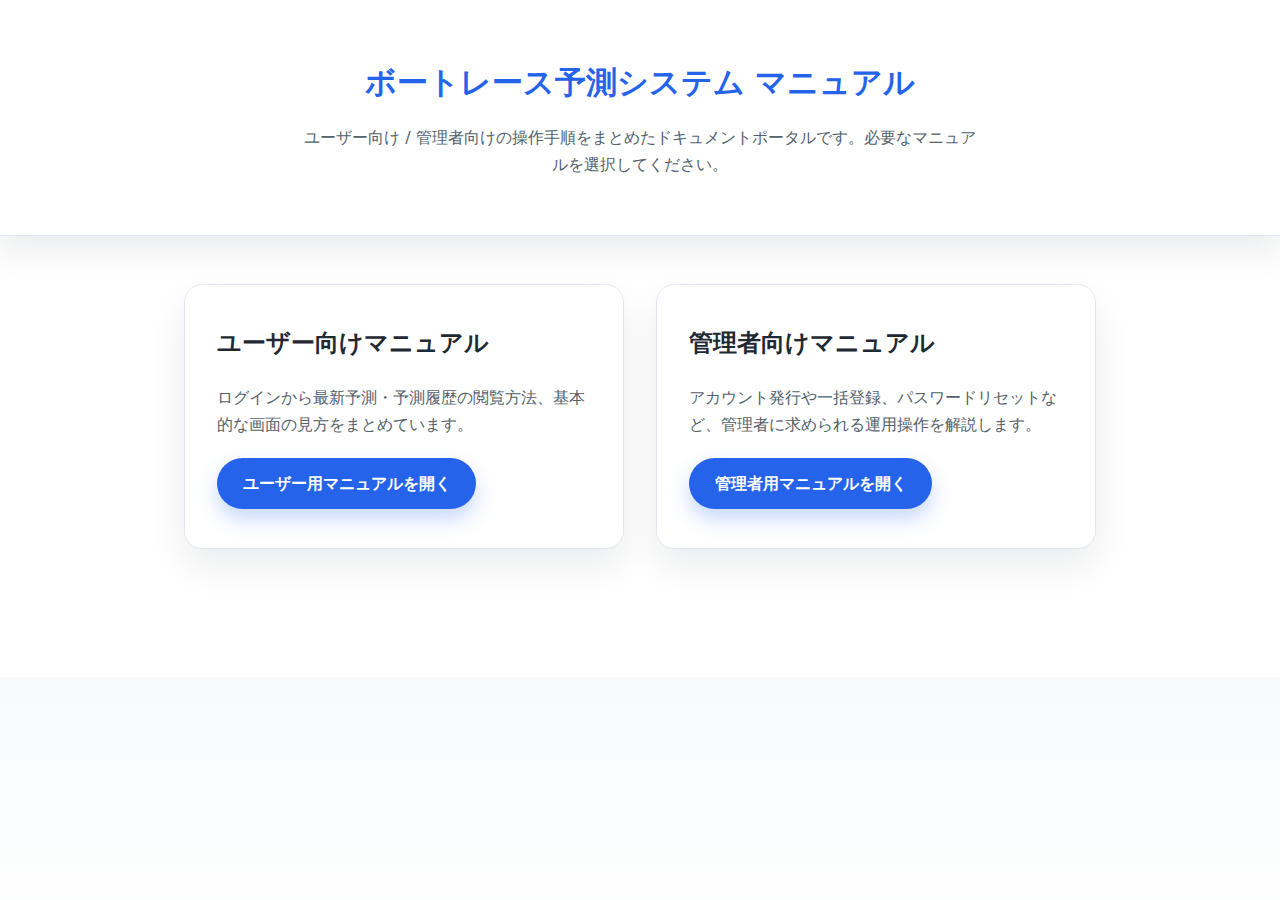
<file: index.html>
<!DOCTYPE html>
<html lang="ja">
  <head>
    <meta charset="UTF-8">
    <meta name="viewport" content="width=device-width, initial-scale=1.0">
    <title>ボートレース予測システム マニュアル ポータル</title>
    <link rel="stylesheet" href="styles.css">
  </head>
  <body>
    <header class="page-header">
      <h1>ボートレース予測システム マニュアル</h1>
      <p>ユーザー向け / 管理者向けの操作手順をまとめたドキュメントポータルです。必要なマニュアルを選択してください。</p>
    </header>

    <main class="portal">
      <section class="card">
        <h2>ユーザー向けマニュアル</h2>
        <p>ログインから最新予測・予測履歴の閲覧方法、基本的な画面の見方をまとめています。</p>
        <a class="cta" href="user/index.html">ユーザー用マニュアルを開く</a>
      </section>

      <section class="card">
        <h2>管理者向けマニュアル</h2>
        <p>アカウント発行や一括登録、パスワードリセットなど、管理者に求められる運用操作を解説します。</p>
        <a class="cta" href="admin/index.html">管理者用マニュアルを開く</a>
      </section>
    </main>

    <footer class="page-footer"></footer>
  </body>
</html>
</file>
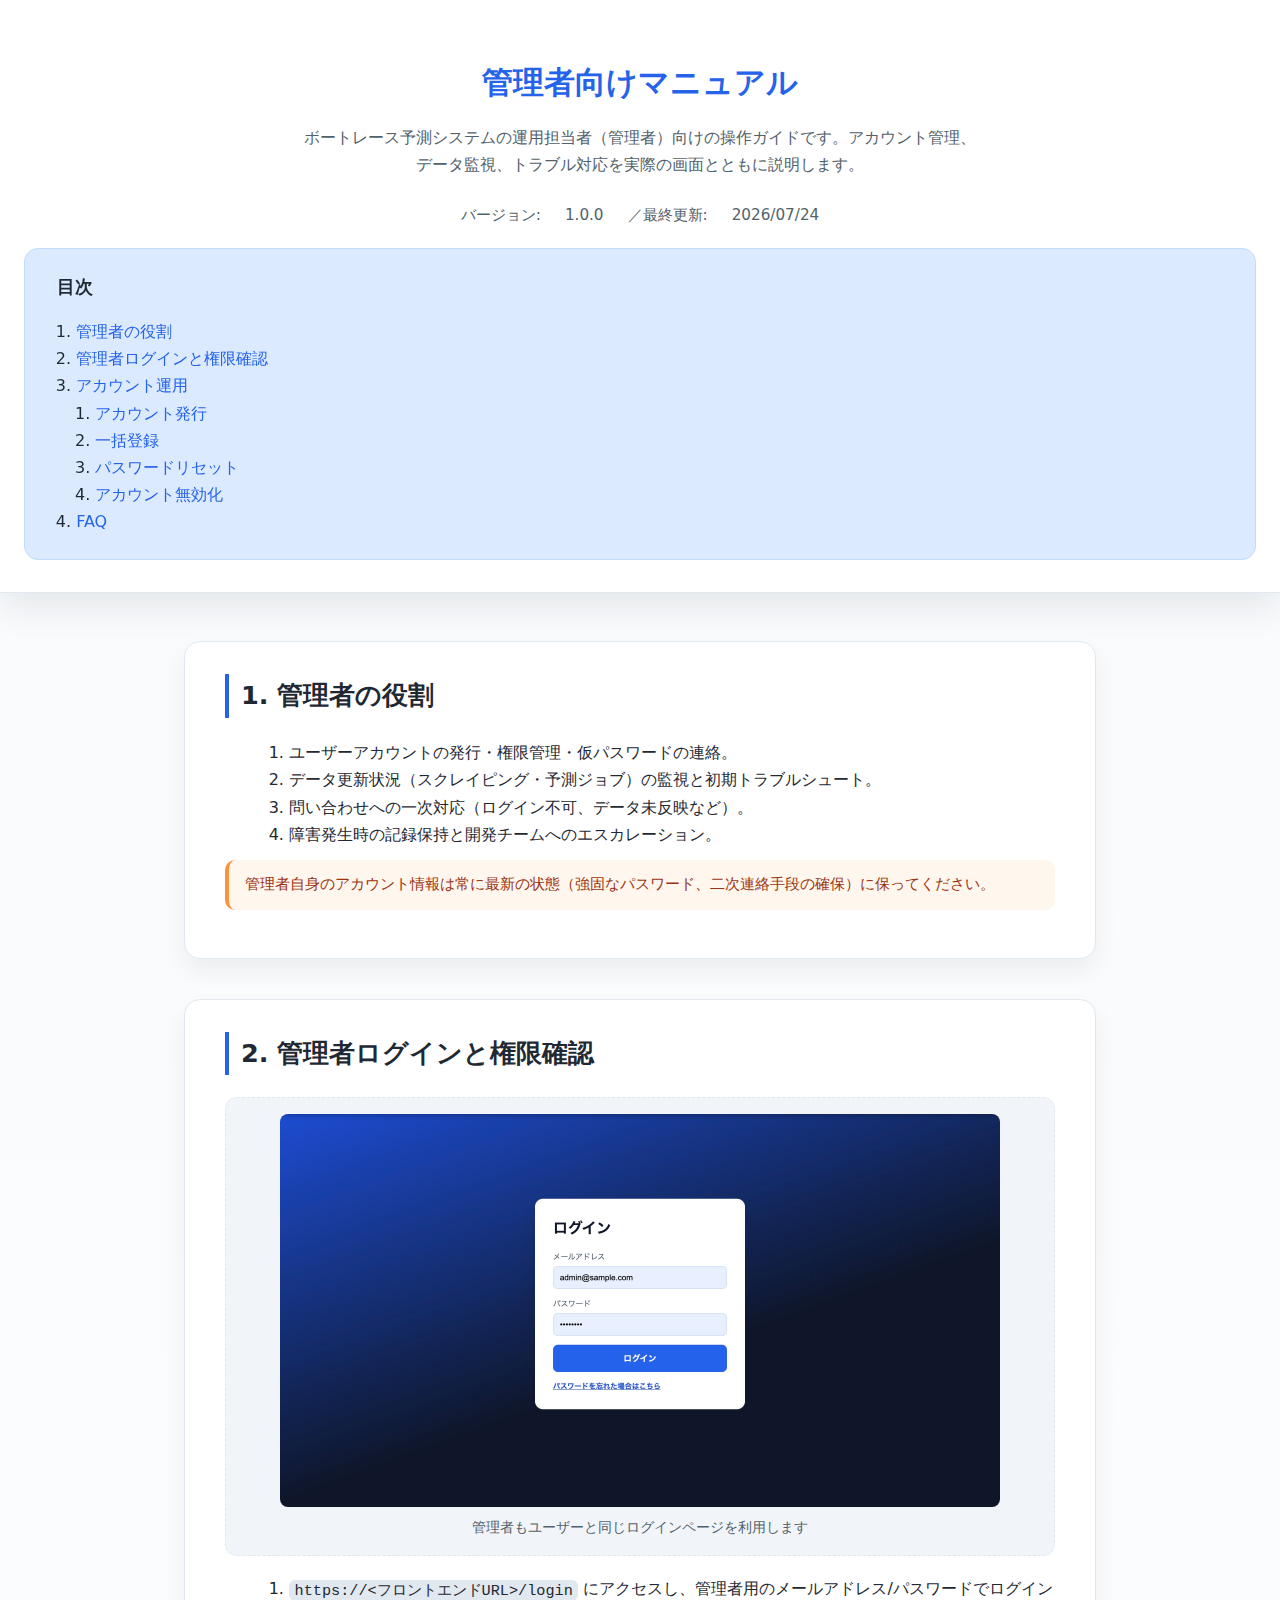
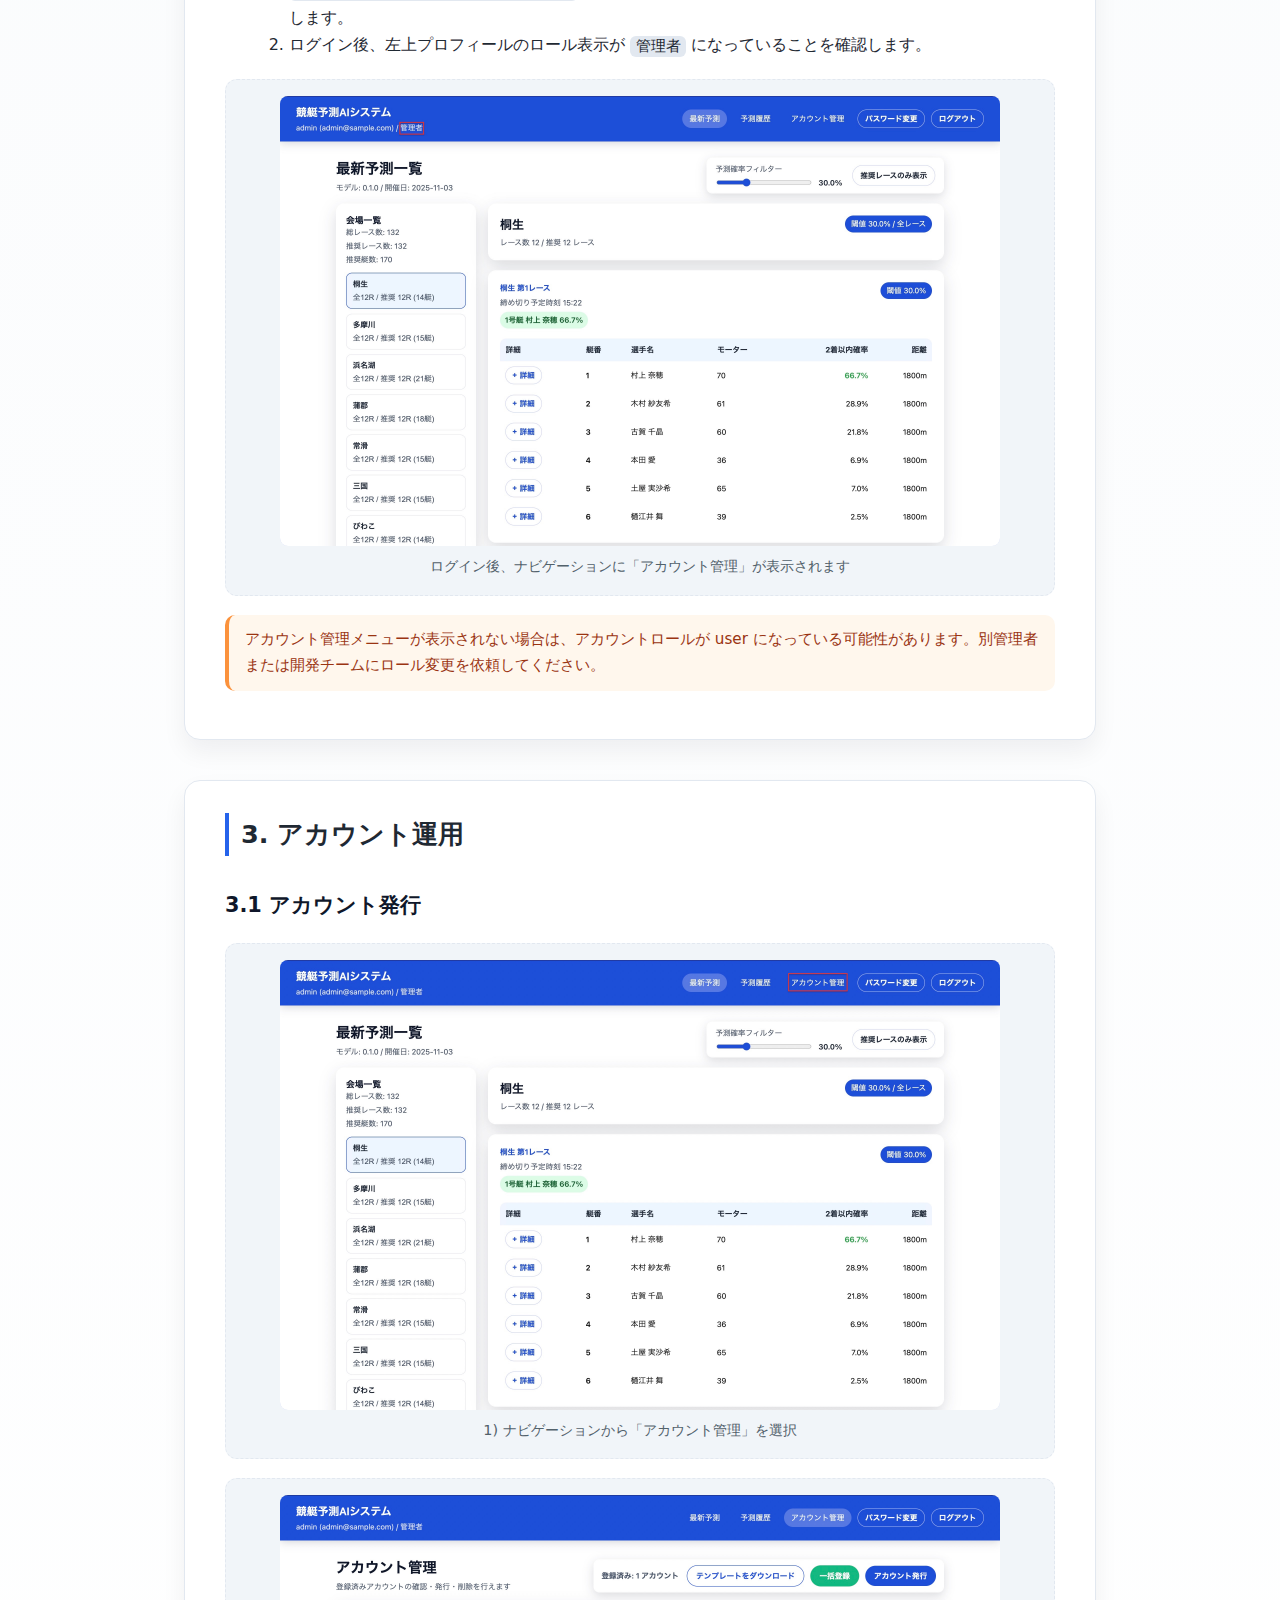
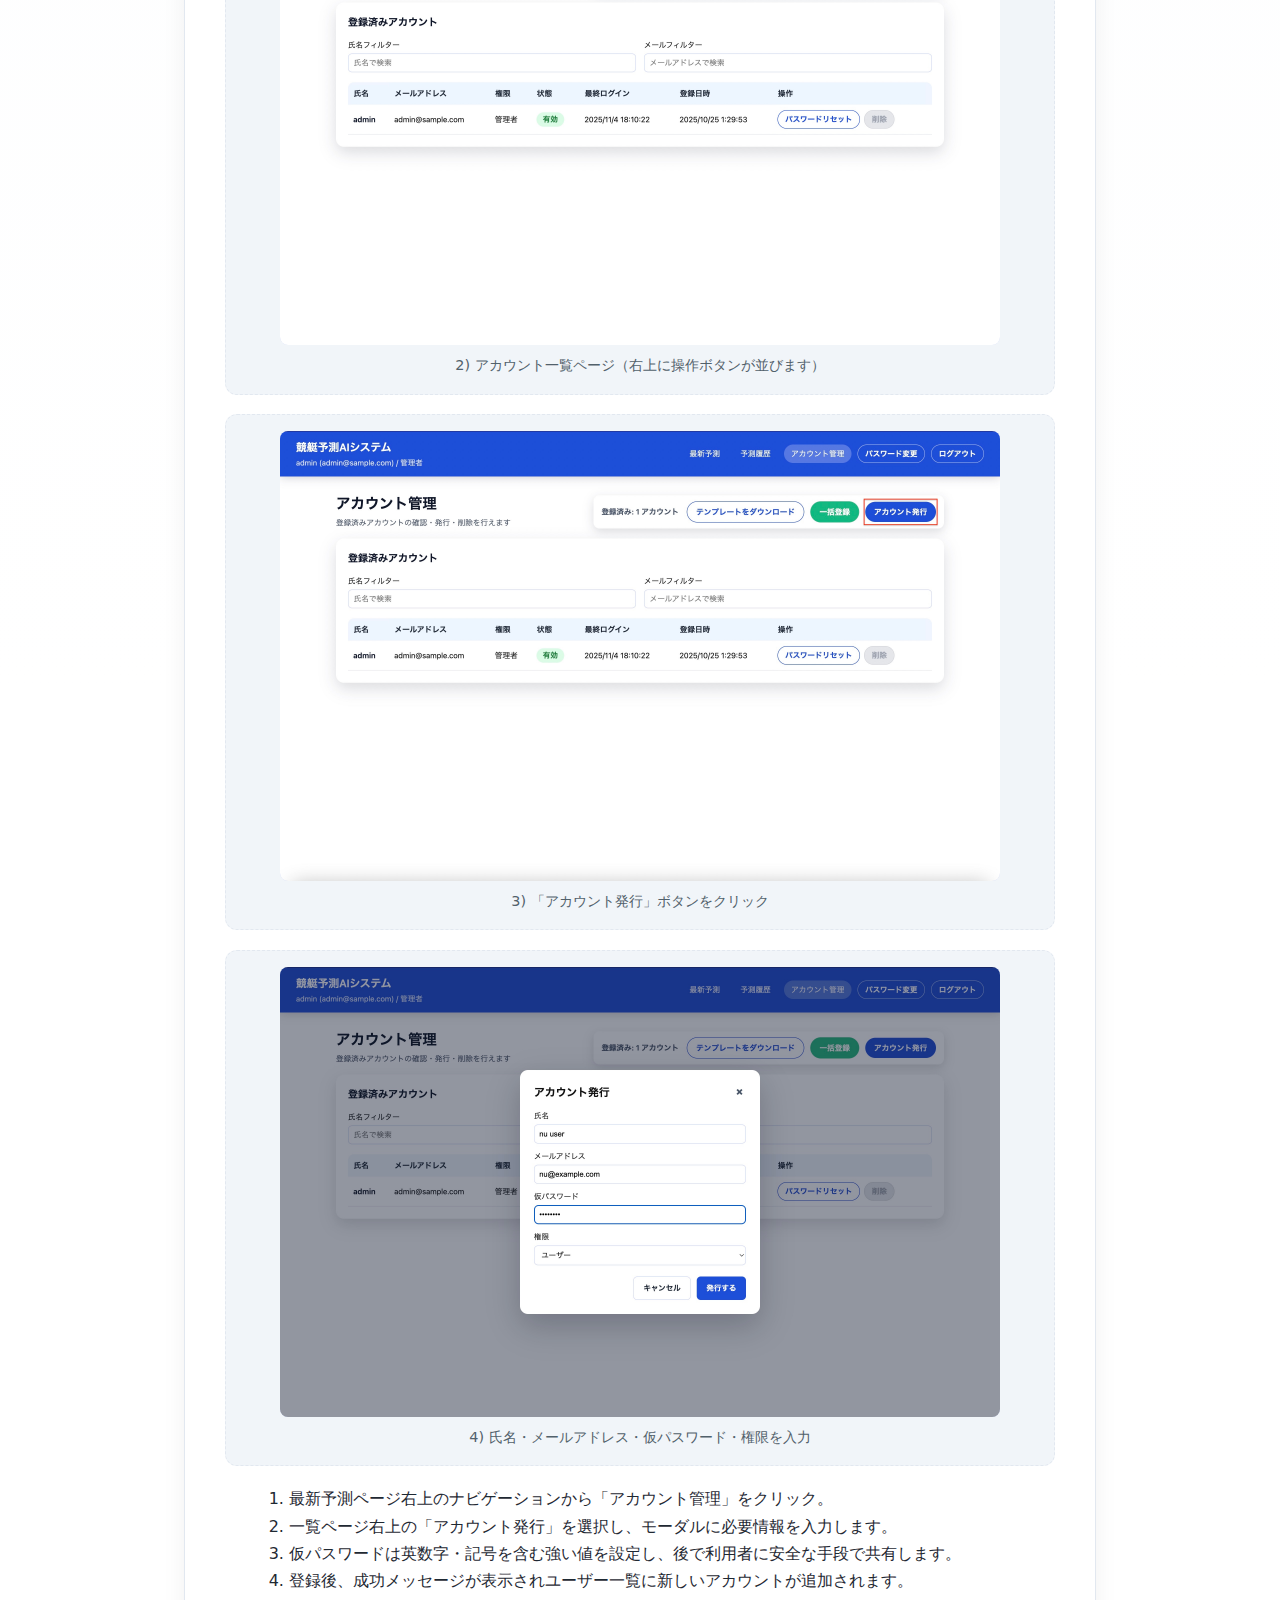
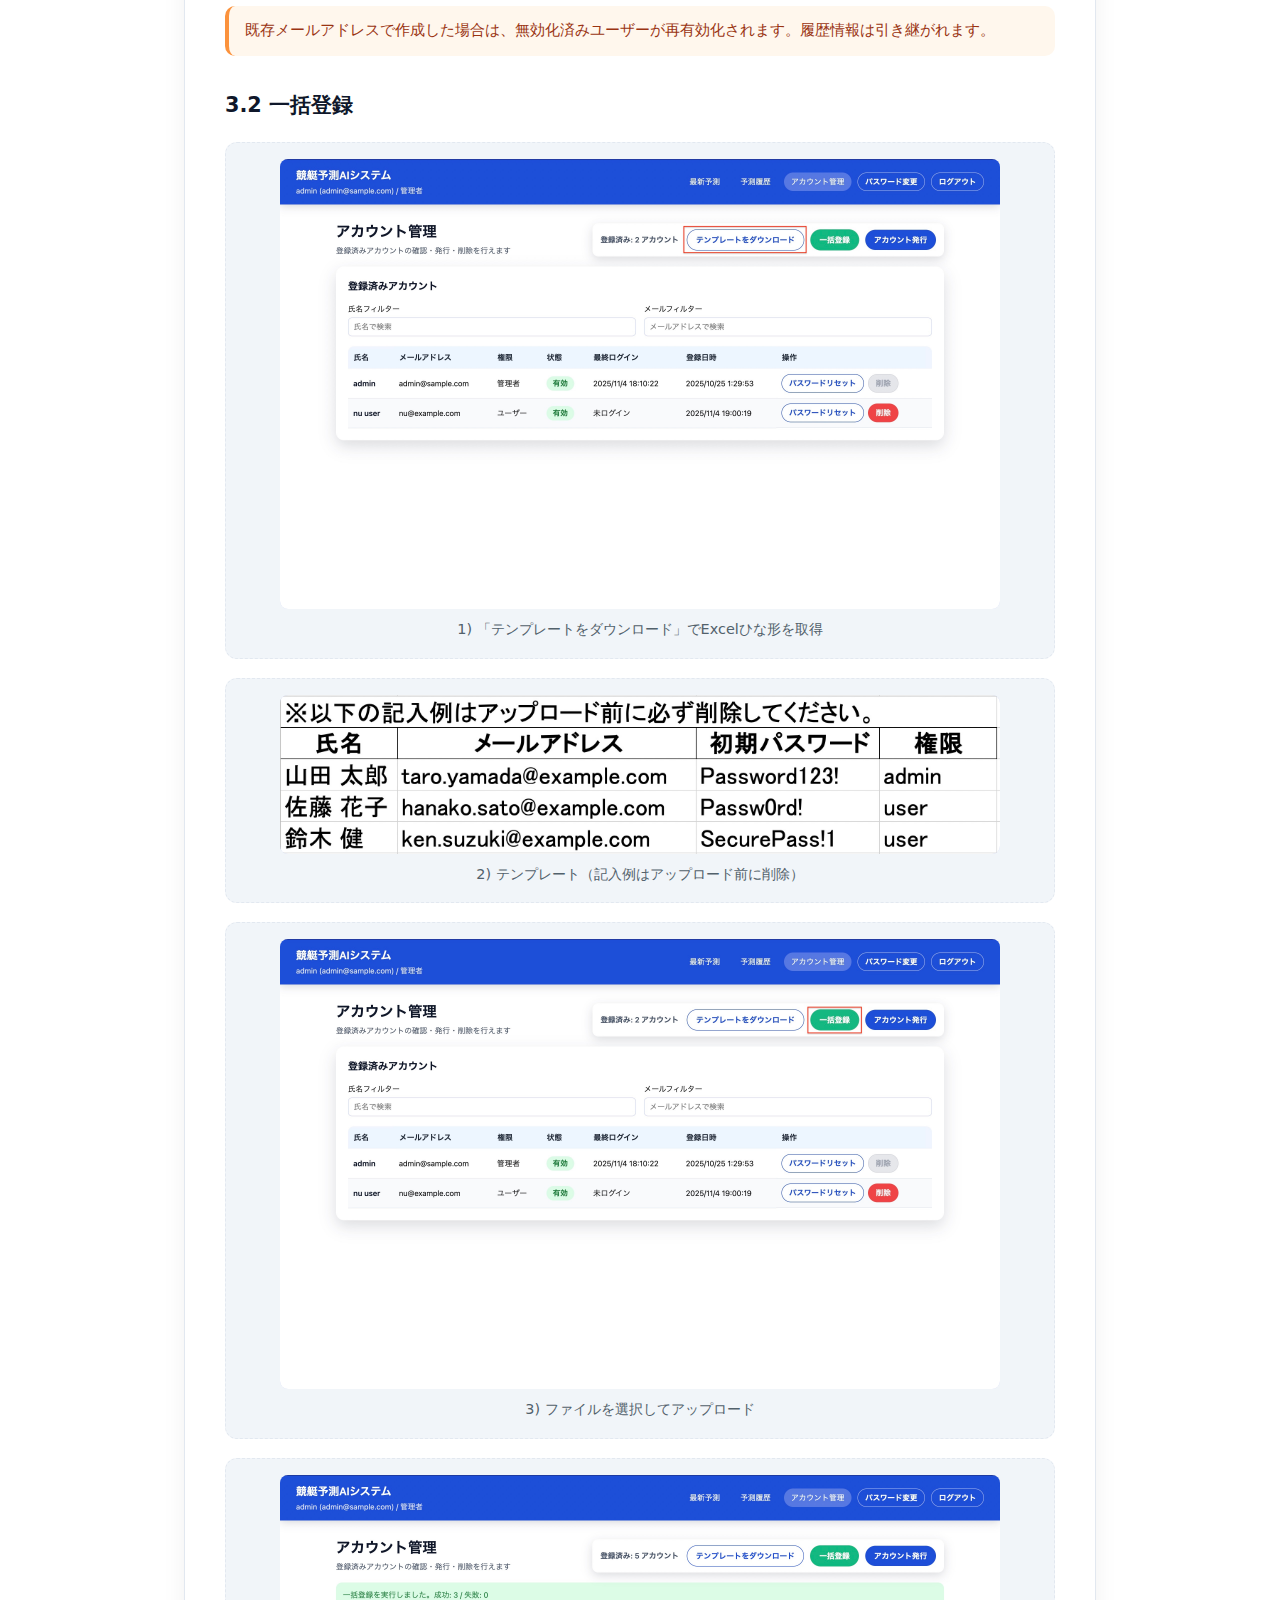
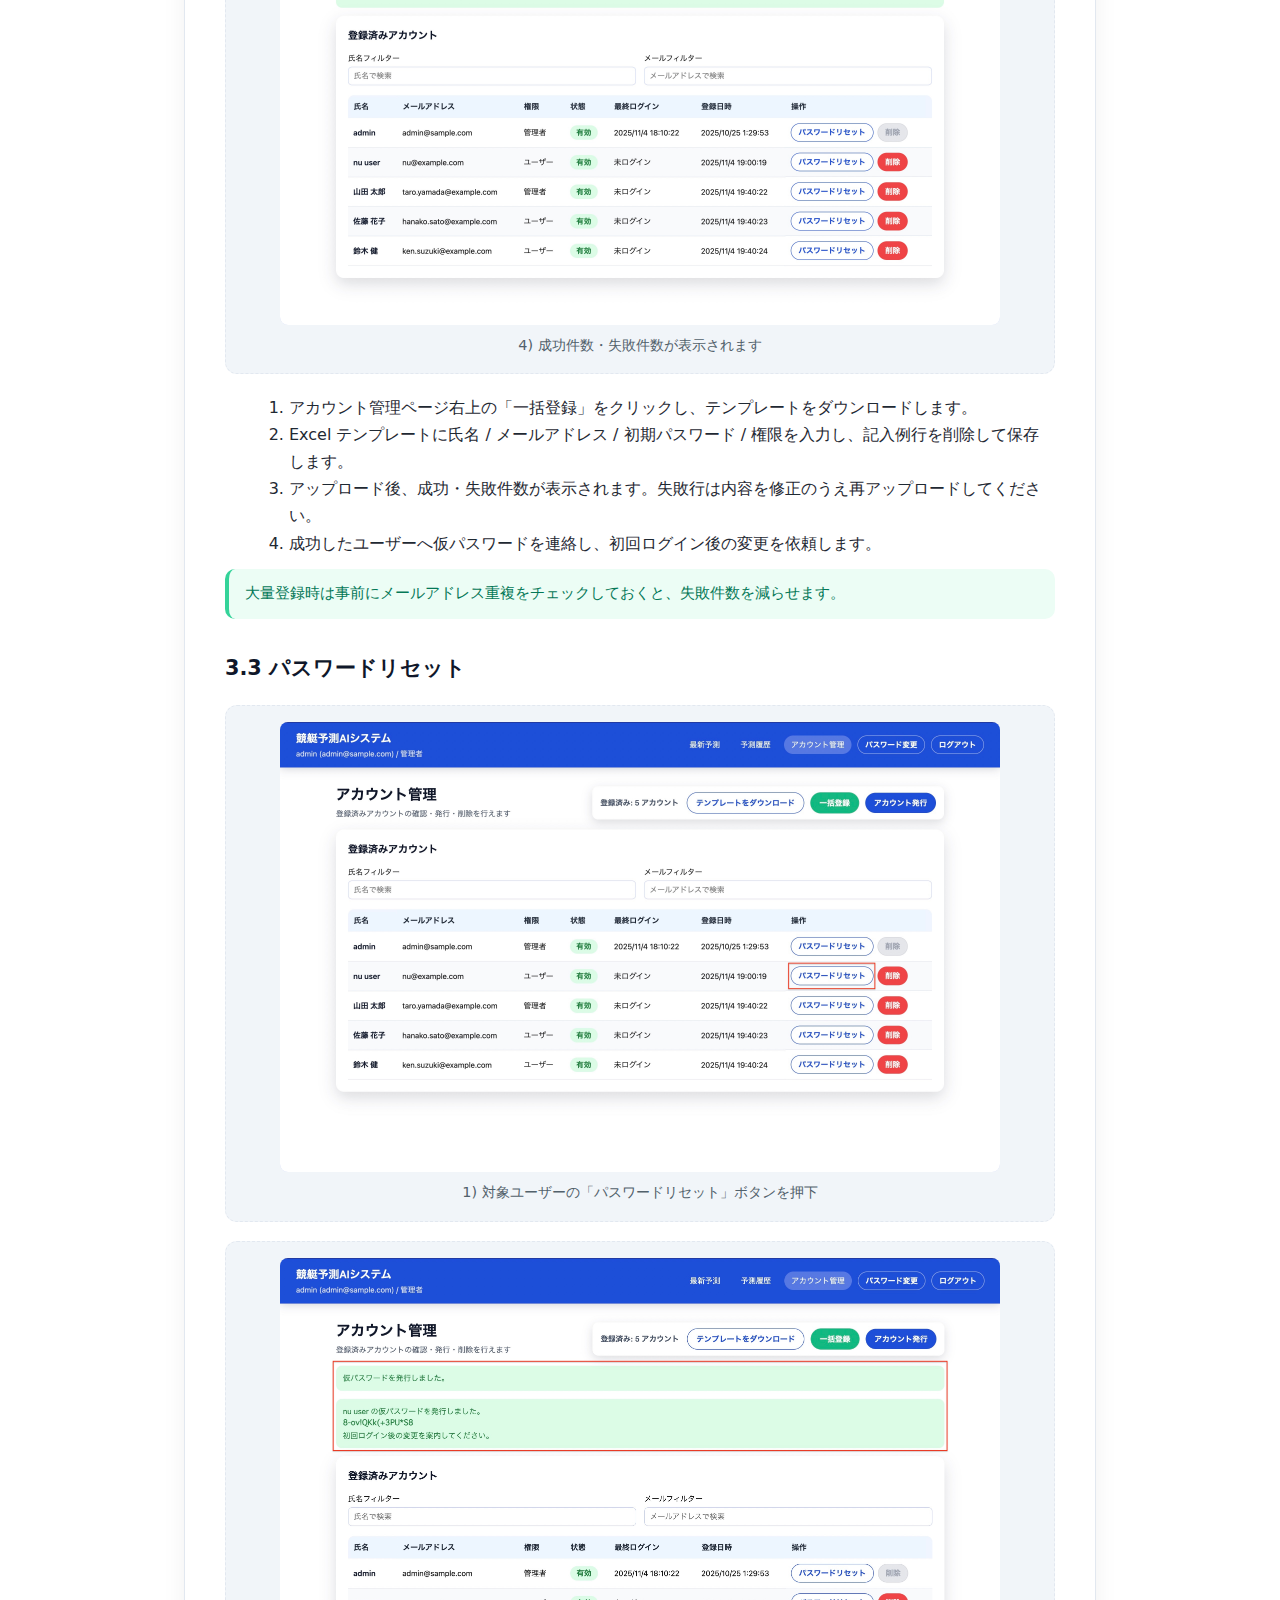
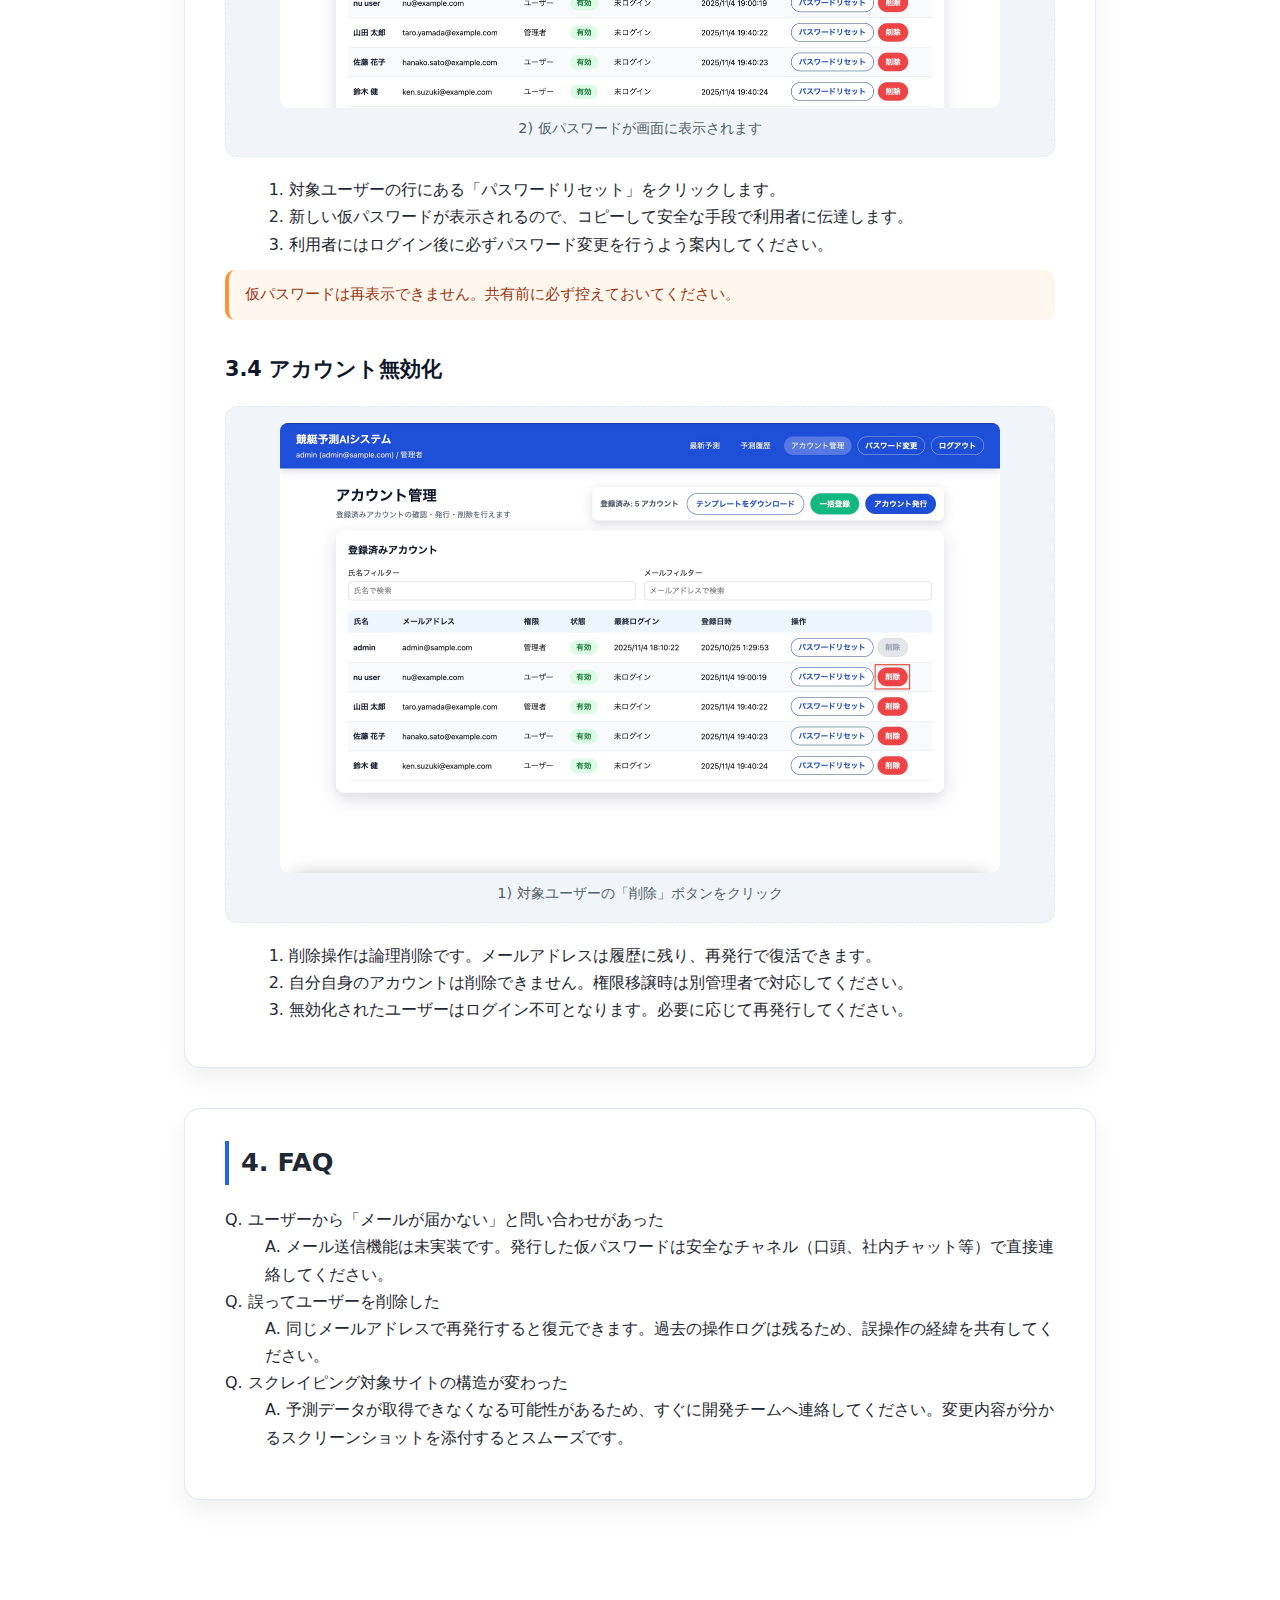
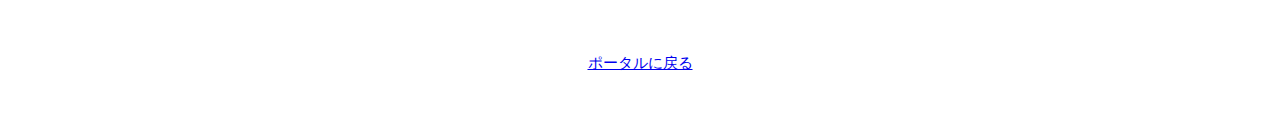
<file: admin/index.html>
<!DOCTYPE html>
<html lang="ja">
  <head>
    <meta charset="UTF-8">
    <meta name="viewport" content="width=device-width, initial-scale=1.0">
    <title>管理者向けマニュアル | ボートレース予測システム</title>
    <link rel="stylesheet" href="../styles.css">
  </head>
  <body data-version="1.0.0">
    <header class="page-header">
      <h1>管理者向けマニュアル</h1>
      <p>ボートレース予測システムの運用担当者（管理者）向けの操作ガイドです。アカウント管理、データ監視、トラブル対応を実際の画面とともに説明します。</p>
      <div class="meta">バージョン: <span id="manual-version">-</span>／最終更新: <time id="manual-updated">-</time></div>
      <div class="toc-wrapper">
        <nav aria-label="ページ内目次" class="toc toc-panel">
          <h2>目次</h2>
          <ol>
            <li><a href="#overview">管理者の役割</a></li>
            <li><a href="#login">管理者ログインと権限確認</a></li>
            <li><a href="#account-operations">アカウント運用</a>
              <ol>
                <li><a href="#account-create">アカウント発行</a></li>
                <li><a href="#account-import">一括登録</a></li>
                <li><a href="#account-reset">パスワードリセット</a></li>
                <li><a href="#account-delete">アカウント無効化</a></li>
              </ol>
            </li>
          <li><a href="#faq">FAQ</a></li>
          </ol>
        </nav>
      </div>
    </header>

    <main>
      <section id="overview" class="section">
        <h2>1. 管理者の役割</h2>
        <ol>
          <li>ユーザーアカウントの発行・権限管理・仮パスワードの連絡。</li>
          <li>データ更新状況（スクレイピング・予測ジョブ）の監視と初期トラブルシュート。</li>
          <li>問い合わせへの一次対応（ログイン不可、データ未反映など）。</li>
          <li>障害発生時の記録保持と開発チームへのエスカレーション。</li>
        </ol>
        <p class="note">管理者自身のアカウント情報は常に最新の状態（強固なパスワード、二次連絡手段の確保）に保ってください。</p>
      </section>

      <section id="login" class="section">
        <h2>2. 管理者ログインと権限確認</h2>
        <figure class="screenshot">
          <img src="../assets/images/admin-login.png" alt="管理者ログイン画面のスクリーンショット" loading="lazy">
          <figcaption>管理者もユーザーと同じログインページを利用します</figcaption>
        </figure>
        <ol>
          <li><code>https://&lt;フロントエンドURL&gt;/login</code> にアクセスし、管理者用のメールアドレス/パスワードでログインします。</li>
          <li>ログイン後、左上プロフィールのロール表示が <code>管理者</code> になっていることを確認します。</li>
        </ol>
        <figure class="screenshot">
          <img src="../assets/images/admin-dashboard.png" alt="管理者ログイン後のダッシュボード" loading="lazy">
          <figcaption>ログイン後、ナビゲーションに「アカウント管理」が表示されます</figcaption>
        </figure>
        <p class="note">アカウント管理メニューが表示されない場合は、アカウントロールが user になっている可能性があります。別管理者または開発チームにロール変更を依頼してください。</p>
      </section>

      <section id="account-operations" class="section">
        <h2>3. アカウント運用</h2>

        <article id="account-create" class="subsection">
          <h3>3.1 アカウント発行</h3>
          <figure class="screenshot">
            <img src="../assets/images/admin-nav-account.png" alt="ナビゲーションのアカウント管理ボタン" loading="lazy">
            <figcaption>1) ナビゲーションから「アカウント管理」を選択</figcaption>
          </figure>
          <figure class="screenshot">
            <img src="../assets/images/admin-accounts.png" alt="アカウント管理画面のスクリーンショット" loading="lazy">
            <figcaption>2) アカウント一覧ページ（右上に操作ボタンが並びます）</figcaption>
          </figure>
          <figure class="screenshot">
            <img src="../assets/images/admin-account-create-button.png" alt="アカウント発行ボタン" loading="lazy">
            <figcaption>3) 「アカウント発行」ボタンをクリック</figcaption>
          </figure>
          <figure class="screenshot">
            <img src="../assets/images/admin-create-modal.png" alt="アカウント発行モーダル" loading="lazy">
            <figcaption>4) 氏名・メールアドレス・仮パスワード・権限を入力</figcaption>
          </figure>
          <ol>
            <li>最新予測ページ右上のナビゲーションから「アカウント管理」をクリック。</li>
            <li>一覧ページ右上の「アカウント発行」を選択し、モーダルに必要情報を入力します。</li>
            <li>仮パスワードは英数字・記号を含む強い値を設定し、後で利用者に安全な手段で共有します。</li>
            <li>登録後、成功メッセージが表示されユーザー一覧に新しいアカウントが追加されます。</li>
          </ol>
          <p class="note">既存メールアドレスで作成した場合は、無効化済みユーザーが再有効化されます。履歴情報は引き継がれます。</p>
        </article>

        <article id="account-import" class="subsection">
          <h3>3.2 一括登録</h3>
          <figure class="screenshot">
            <img src="../assets/images/admin-download-template.png" alt="テンプレートダウンロードボタン" loading="lazy">
            <figcaption>1) 「テンプレートをダウンロード」でExcelひな形を取得</figcaption>
          </figure>
          <figure class="screenshot">
            <img src="../assets/images/admin-import-template.png" alt="Excelテンプレート記入例" loading="lazy">
            <figcaption>2) テンプレート（記入例はアップロード前に削除）</figcaption>
          </figure>
          <figure class="screenshot">
            <img src="../assets/images/admin-import.png" alt="一括登録モーダルのスクリーンショット" loading="lazy">
            <figcaption>3) ファイルを選択してアップロード</figcaption>
          </figure>
          <figure class="screenshot">
            <img src="../assets/images/admin-import-result.png" alt="一括登録結果のメッセージ" loading="lazy">
            <figcaption>4) 成功件数・失敗件数が表示されます</figcaption>
          </figure>
          <ol>
            <li>アカウント管理ページ右上の「一括登録」をクリックし、テンプレートをダウンロードします。</li>
            <li>Excel テンプレートに氏名 / メールアドレス / 初期パスワード / 権限を入力し、記入例行を削除して保存します。</li>
            <li>アップロード後、成功・失敗件数が表示されます。失敗行は内容を修正のうえ再アップロードしてください。</li>
            <li>成功したユーザーへ仮パスワードを連絡し、初回ログイン後の変更を依頼します。</li>
          </ol>
          <p class="tip">大量登録時は事前にメールアドレス重複をチェックしておくと、失敗件数を減らせます。</p>
        </article>

        <article id="account-reset" class="subsection">
          <h3>3.3 パスワードリセット</h3>
          <figure class="screenshot">
            <img src="../assets/images/admin-reset-button.png" alt="パスワードリセットボタン" loading="lazy">
            <figcaption>1) 対象ユーザーの「パスワードリセット」ボタンを押下</figcaption>
          </figure>
          <figure class="screenshot">
            <img src="../assets/images/admin-reset-toast.png" alt="仮パスワード表示例" loading="lazy">
            <figcaption>2) 仮パスワードが画面に表示されます</figcaption>
          </figure>
          <ol>
            <li>対象ユーザーの行にある「パスワードリセット」をクリックします。</li>
            <li>新しい仮パスワードが表示されるので、コピーして安全な手段で利用者に伝達します。</li>
            <li>利用者にはログイン後に必ずパスワード変更を行うよう案内してください。</li>
          </ol>
          <p class="note">仮パスワードは再表示できません。共有前に必ず控えておいてください。</p>
        </article>

        <article id="account-delete" class="subsection">
          <h3>3.4 アカウント無効化</h3>
          <figure class="screenshot">
            <img src="../assets/images/admin-delete-button.png" alt="削除ボタンのスクリーンショット" loading="lazy">
            <figcaption>1) 対象ユーザーの「削除」ボタンをクリック</figcaption>
          </figure>
          <ol>
            <li>削除操作は論理削除です。メールアドレスは履歴に残り、再発行で復活できます。</li>
            <li>自分自身のアカウントは削除できません。権限移譲時は別管理者で対応してください。</li>
            <li>無効化されたユーザーはログイン不可となります。必要に応じて再発行してください。</li>
          </ol>
        </article>
      </section>

      <section id="faq" class="section">
        <h2>4. FAQ</h2>
        <dl>
          <dt>Q. ユーザーから「メールが届かない」と問い合わせがあった</dt>
          <dd>A. メール送信機能は未実装です。発行した仮パスワードは安全なチャネル（口頭、社内チャット等）で直接連絡してください。</dd>

          <dt>Q. 誤ってユーザーを削除した</dt>
          <dd>A. 同じメールアドレスで再発行すると復元できます。過去の操作ログは残るため、誤操作の経緯を共有してください。</dd>

          <dt>Q. スクレイピング対象サイトの構造が変わった</dt>
          <dd>A. 予測データが取得できなくなる可能性があるため、すぐに開発チームへ連絡してください。変更内容が分かるスクリーンショットを添付するとスムーズです。</dd>
        </dl>
      </section>
    </main>

    <footer class="page-footer">
      <p><a href="../index.html">ポータルに戻る</a></p>
    </footer>
    <script>
      (function () {
        const versionEl = document.getElementById('manual-version');
        const updatedEl = document.getElementById('manual-updated');
        if (versionEl) {
          versionEl.textContent = document.body.dataset.version || '1.0.0';
        }
        if (updatedEl) {
          const d = new Date(document.lastModified);
          updatedEl.textContent = d.toLocaleDateString('ja-JP', { year: 'numeric', month: '2-digit', day: '2-digit' });
        }
      })();
    </script>
  </body>
</html>
</file>
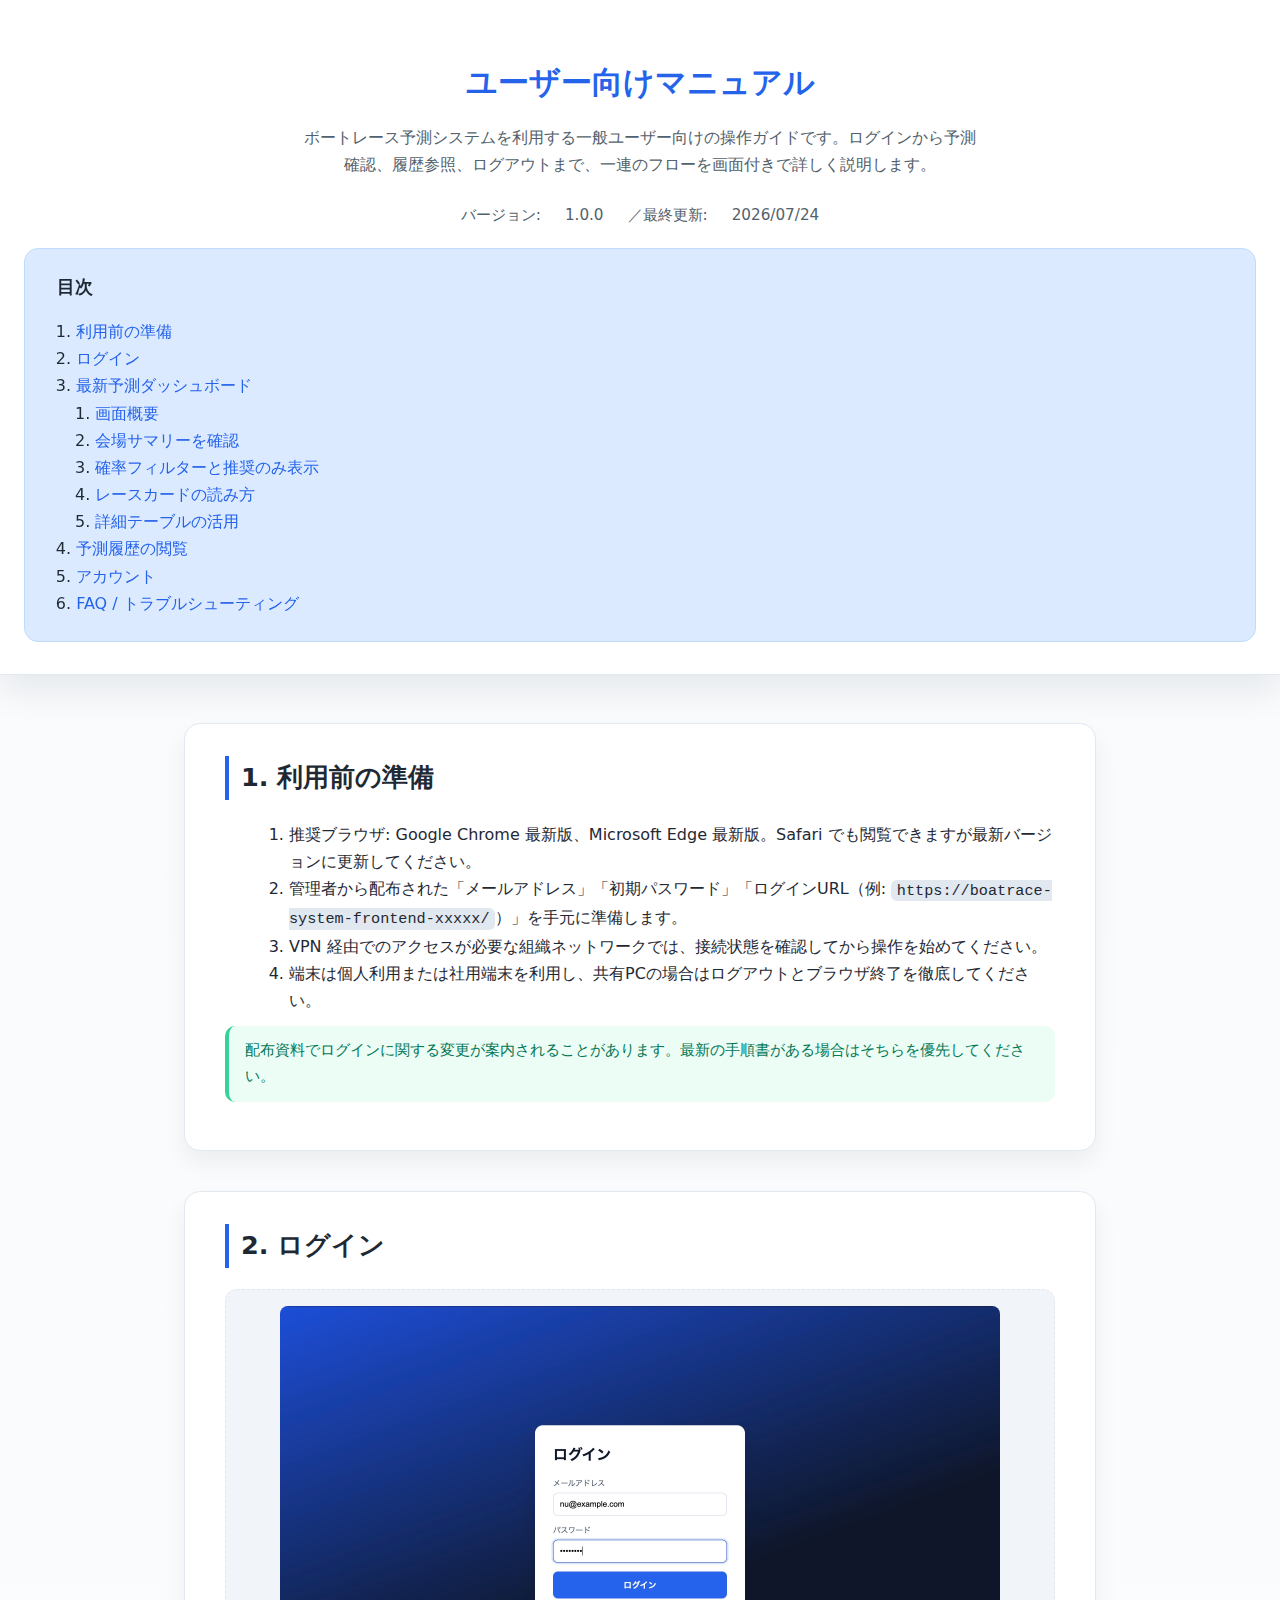
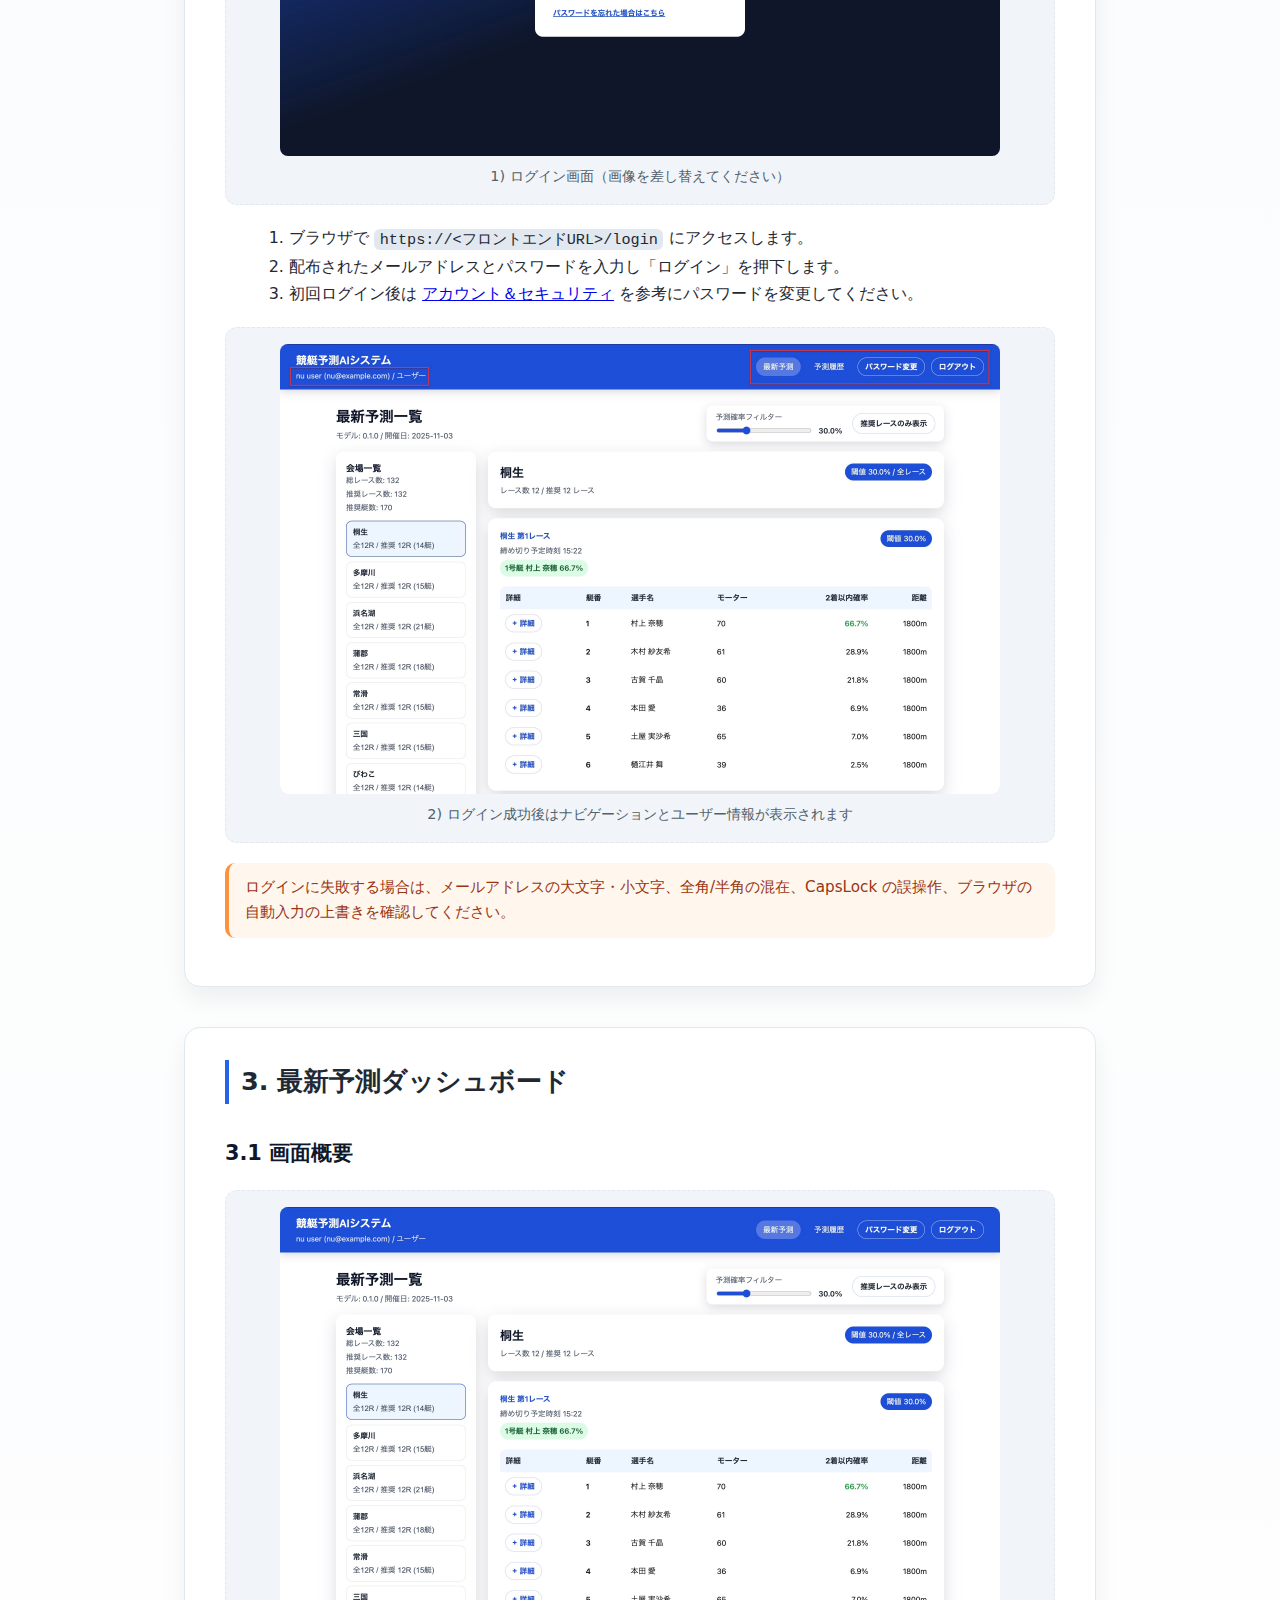
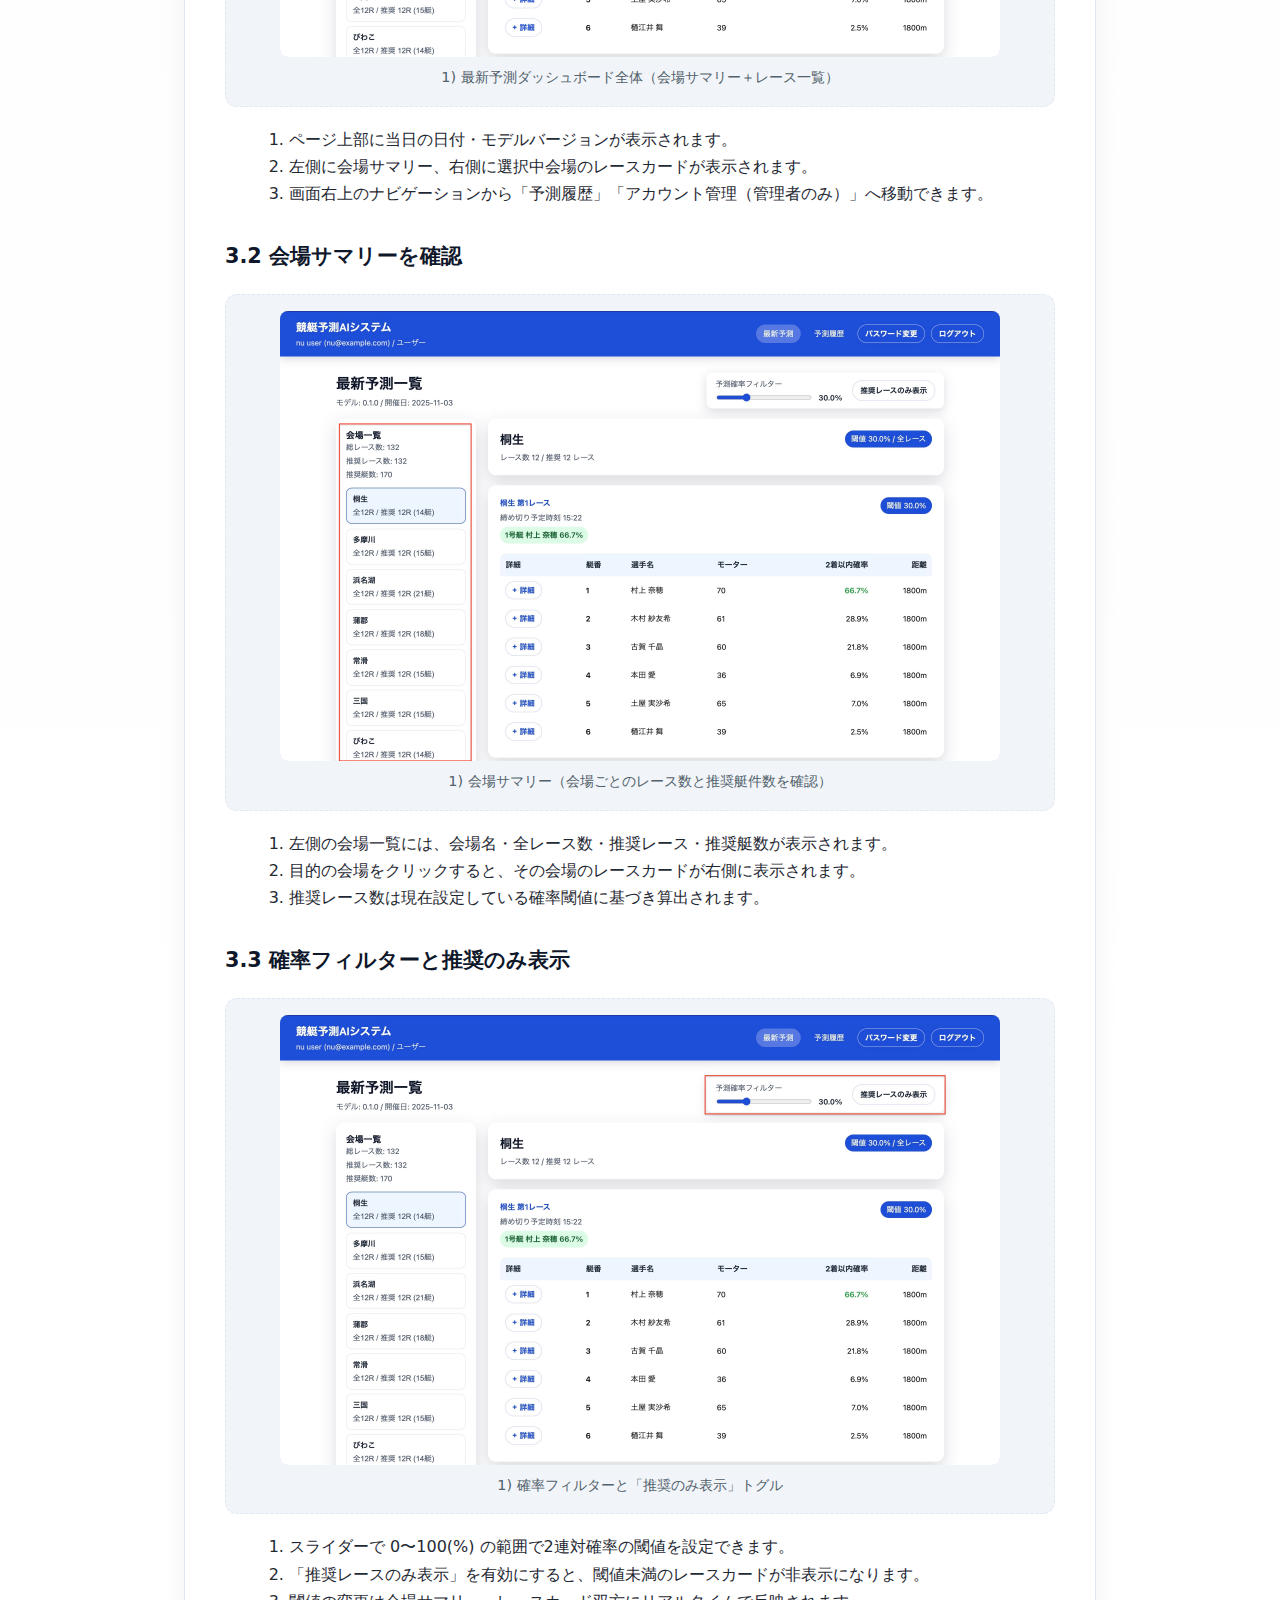
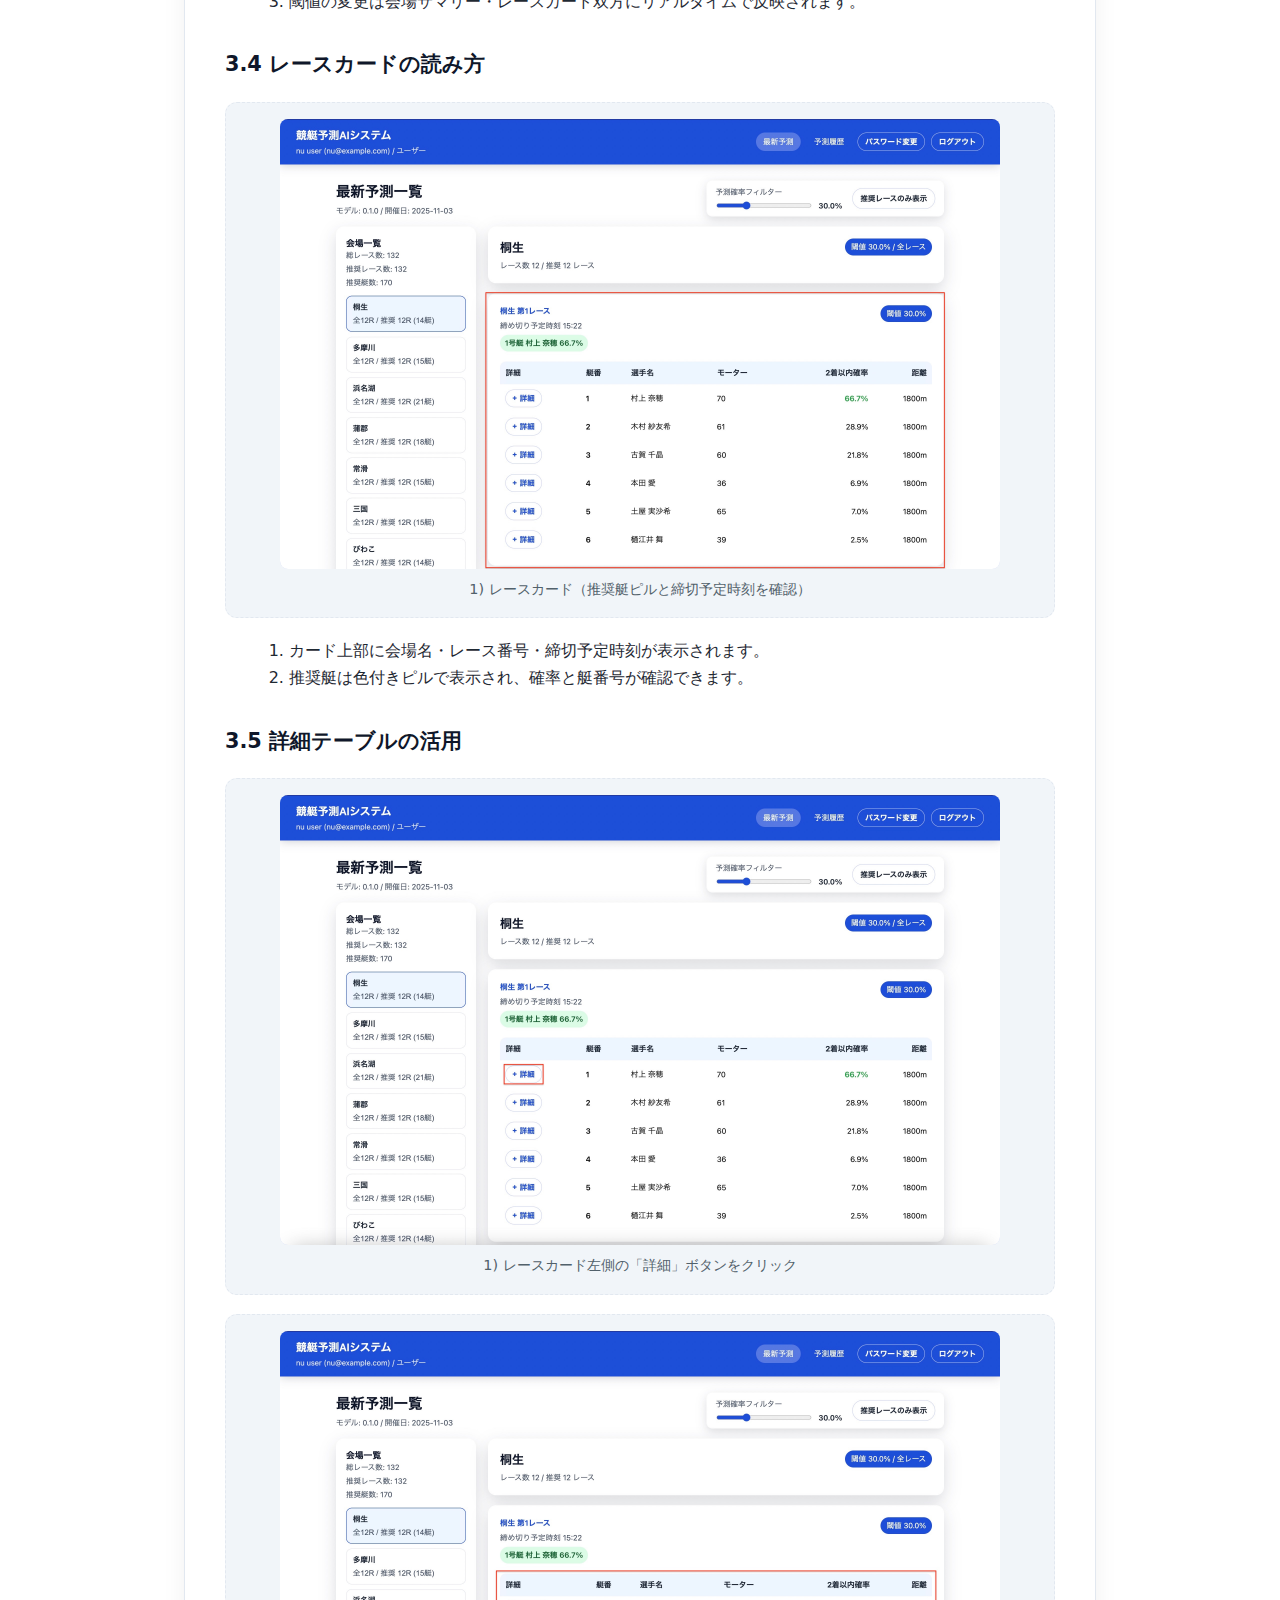
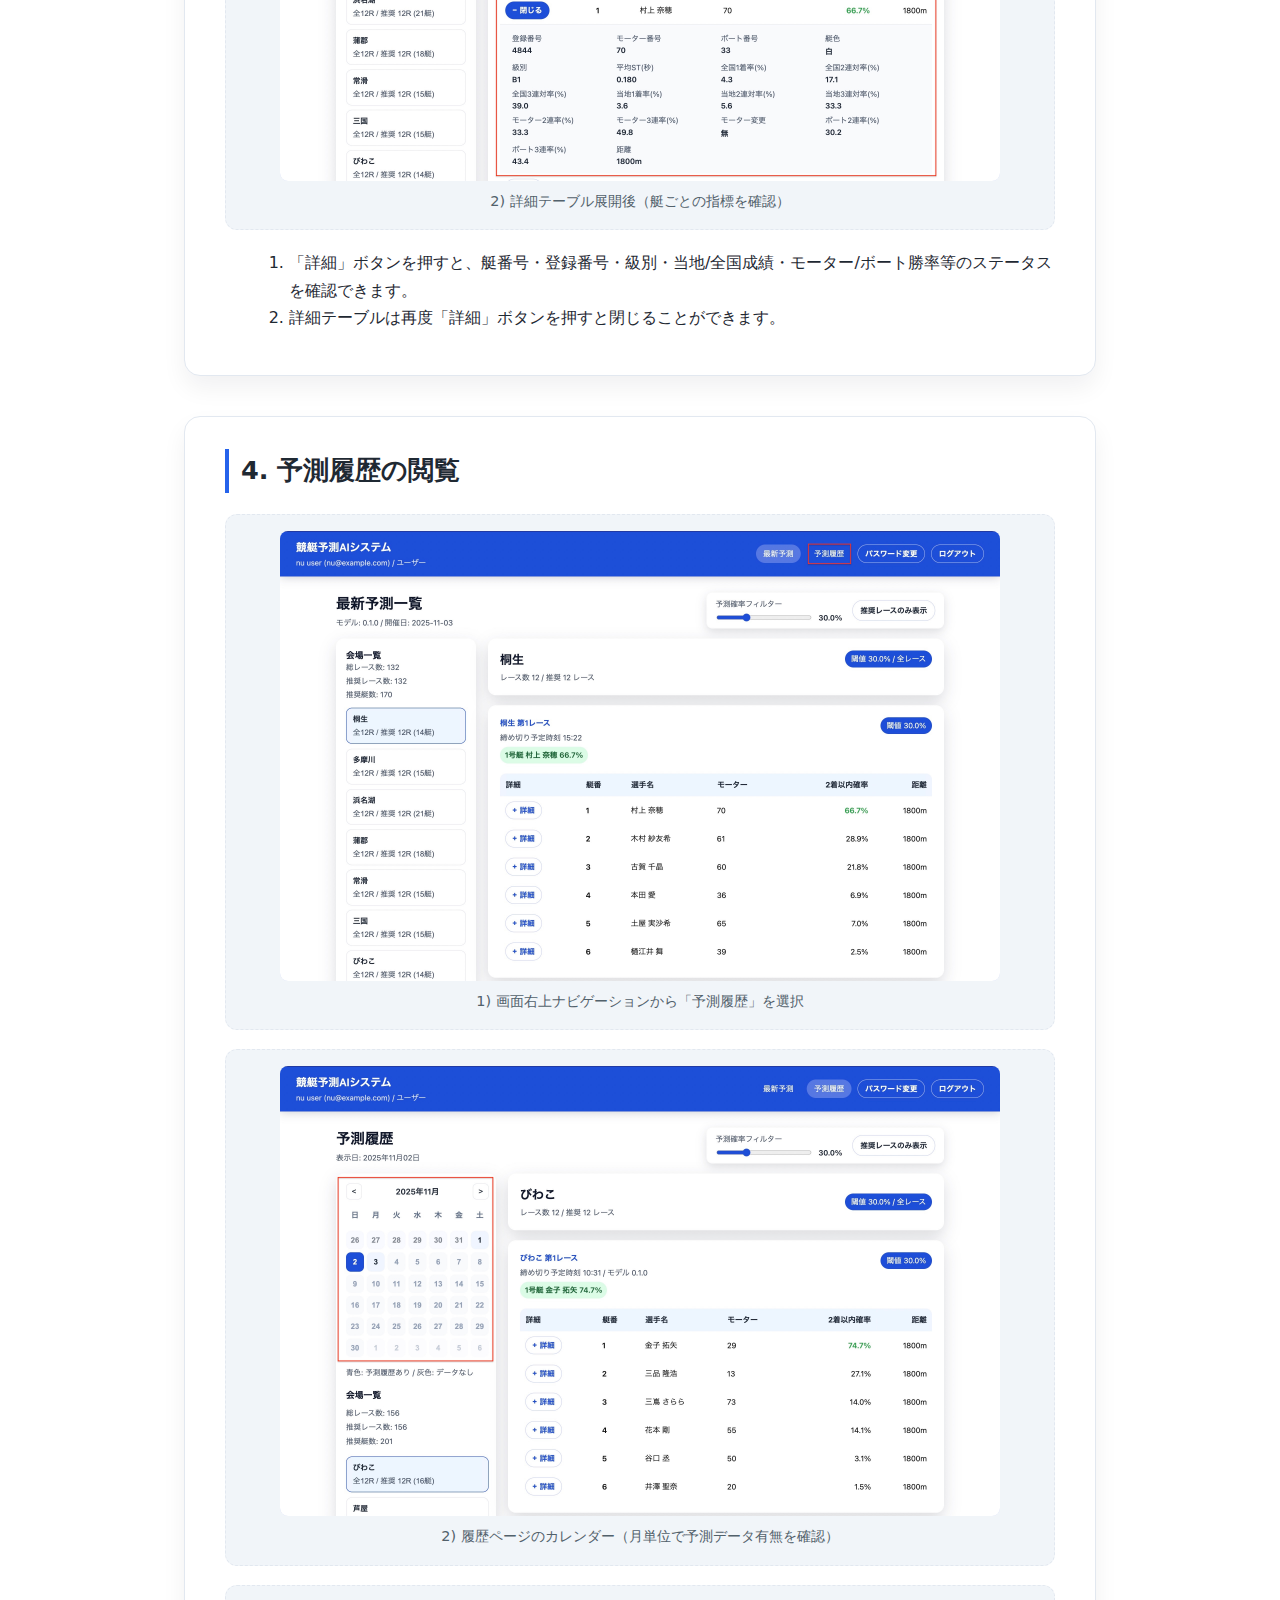
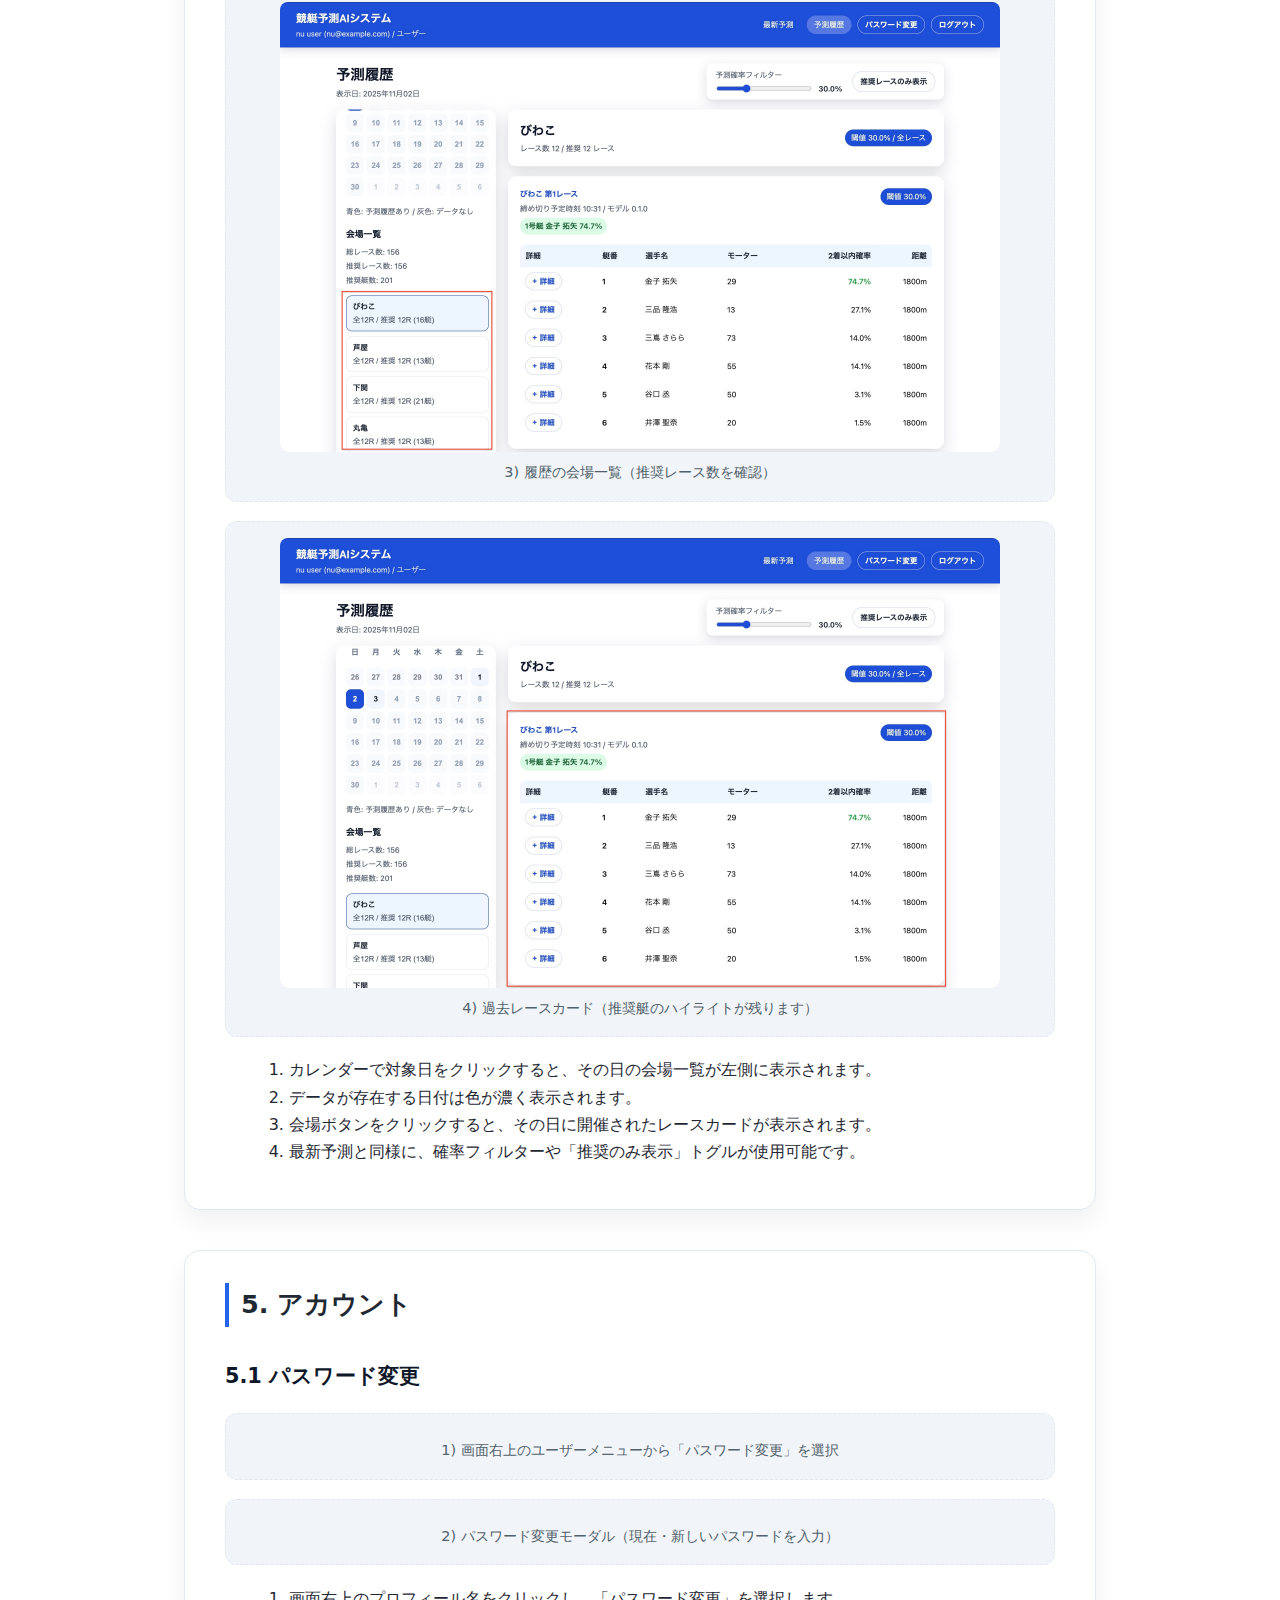
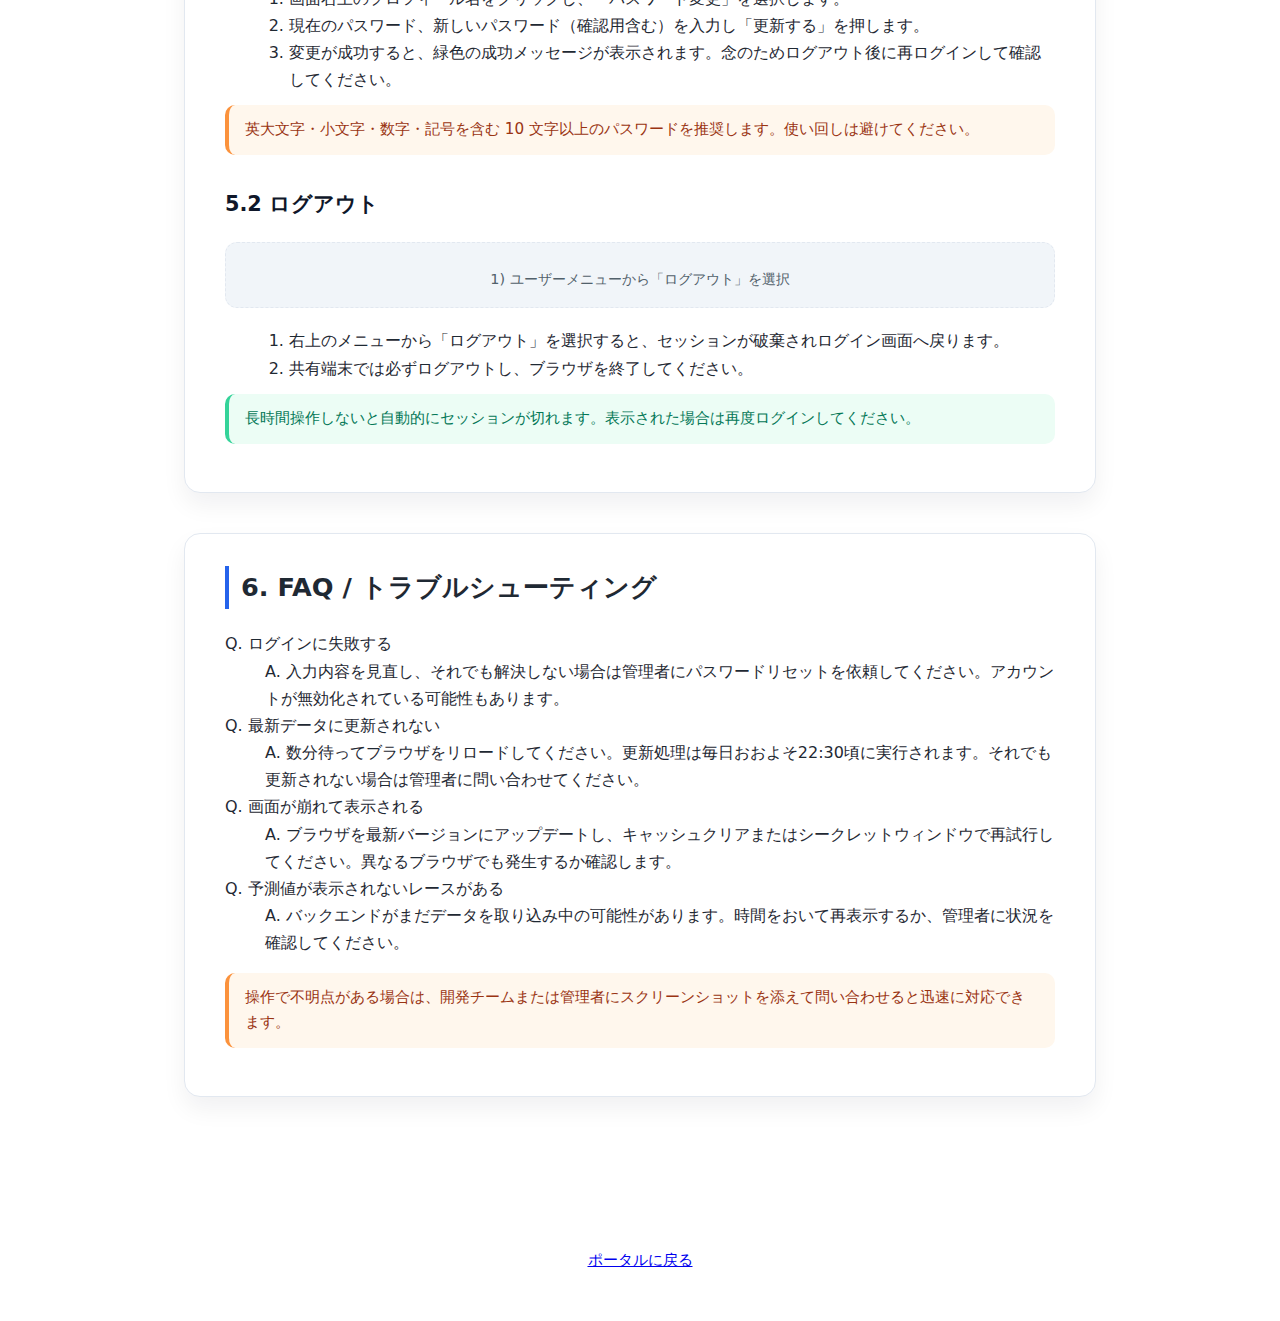
<file: user/index.html>
<!DOCTYPE html>
<html lang="ja">
  <head>
    <meta charset="UTF-8">
    <meta name="viewport" content="width=device-width, initial-scale=1.0">
    <title>ユーザー向けマニュアル | ボートレース予測システム</title>
    <link rel="stylesheet" href="../styles.css">
  </head>
  <body data-version="1.0.0">
    <header class="page-header">
      <h1>ユーザー向けマニュアル</h1>
      <p>ボートレース予測システムを利用する一般ユーザー向けの操作ガイドです。ログインから予測確認、履歴参照、ログアウトまで、一連のフローを画面付きで詳しく説明します。</p>
      <div class="meta">バージョン: <span id="manual-version">-</span>／最終更新: <time id="manual-updated">-</time></div>
      <div class="toc-wrapper">
        <nav aria-label="ページ内目次" class="toc toc-panel">
          <h2>目次</h2>
          <ol>
            <li><a href="#requirements">利用前の準備</a></li>
            <li><a href="#login">ログイン</a></li>
            <li><a href="#dashboard">最新予測ダッシュボード</a>
              <ol>
                <li><a href="#dashboard-overview">画面概要</a></li>
                <li><a href="#dashboard-venues">会場サマリーを確認</a></li>
                <li><a href="#dashboard-filter">確率フィルターと推奨のみ表示</a></li>
                <li><a href="#dashboard-racecard">レースカードの読み方</a></li>
                <li><a href="#dashboard-detail">詳細テーブルの活用</a></li>
              </ol>
            </li>
            <li><a href="#history">予測履歴の閲覧</a></li>
          <li><a href="#account">アカウント</a></li>
            <li><a href="#faq">FAQ / トラブルシューティング</a></li>
          </ol>
        </nav>
      </div>
    </header>

    <main>
      <section id="requirements" class="section">
        <h2>1. 利用前の準備</h2>
        <ol>
          <li>推奨ブラウザ: Google Chrome 最新版、Microsoft Edge 最新版。Safari でも閲覧できますが最新バージョンに更新してください。</li>
          <li>管理者から配布された「メールアドレス」「初期パスワード」「ログインURL（例: <code>https://boatrace-system-frontend-xxxxx/</code>）」を手元に準備します。</li>
          <li>VPN 経由でのアクセスが必要な組織ネットワークでは、接続状態を確認してから操作を始めてください。</li>
          <li>端末は個人利用または社用端末を利用し、共有PCの場合はログアウトとブラウザ終了を徹底してください。</li>
        </ol>
        <p class="tip">配布資料でログインに関する変更が案内されることがあります。最新の手順書がある場合はそちらを優先してください。</p>
      </section>

      <section id="login" class="section">
        <h2>2. ログイン</h2>
        <figure class="screenshot">
          <img src="../assets/images/login.png" alt="ログイン画面のスクリーンショット" loading="lazy">
          <figcaption>1) ログイン画面（画像を差し替えてください）</figcaption>
        </figure>
        <ol>
          <li>ブラウザで <code>https://&lt;フロントエンドURL&gt;/login</code> にアクセスします。</li>
          <li>配布されたメールアドレスとパスワードを入力し「ログイン」を押下します。</li>
          <li>初回ログイン後は <a href="#account">アカウント＆セキュリティ</a> を参考にパスワードを変更してください。</li>
        </ol>
        <figure class="screenshot">
          <img src="../assets/images/dashboard-nav.png" alt="ログイン直後のヘッダーナビゲーション" loading="lazy">
          <figcaption>2) ログイン成功後はナビゲーションとユーザー情報が表示されます</figcaption>
        </figure>
        <p class="note">ログインに失敗する場合は、メールアドレスの大文字・小文字、全角/半角の混在、CapsLock の誤操作、ブラウザの自動入力の上書きを確認してください。</p>
      </section>

      <section id="dashboard" class="section">
        <h2>3. 最新予測ダッシュボード</h2>

        <article id="dashboard-overview" class="subsection">
          <h3>3.1 画面概要</h3>
          <figure class="screenshot">
            <img src="../assets/images/predictions-today-overview.png" alt="最新予測ダッシュボードの全体ビュー" loading="lazy">
            <figcaption>1) 最新予測ダッシュボード全体（会場サマリー＋レース一覧）</figcaption>
          </figure>
          <ol>
            <li>ページ上部に当日の日付・モデルバージョンが表示されます。</li>
            <li>左側に会場サマリー、右側に選択中会場のレースカードが表示されます。</li>
            <li>画面右上のナビゲーションから「予測履歴」「アカウント管理（管理者のみ）」へ移動できます。</li>
          </ol>
        </article>

        <article id="dashboard-venues" class="subsection">
          <h3>3.2 会場サマリーを確認</h3>
        <figure class="screenshot">
          <img src="../assets/images/predictions-venue-list.png" alt="会場サマリーのスクリーンショット" loading="lazy">
          <figcaption>1) 会場サマリー（会場ごとのレース数と推奨艇件数を確認）</figcaption>
        </figure>
          <ol>
            <li>左側の会場一覧には、会場名・全レース数・推奨レース・推奨艇数が表示されます。</li>
            <li>目的の会場をクリックすると、その会場のレースカードが右側に表示されます。</li>
            <li>推奨レース数は現在設定している確率閾値に基づき算出されます。</li>
          </ol>
        </article>

        <article id="dashboard-filter" class="subsection">
          <h3>3.3 確率フィルターと推奨のみ表示</h3>
        <figure class="screenshot">
          <img src="../assets/images/predictions-filter.png" alt="確率フィルターのスクリーンショット" loading="lazy">
          <figcaption>1) 確率フィルターと「推奨のみ表示」トグル</figcaption>
        </figure>
          <ol>
            <li>スライダーで 0〜100(%) の範囲で2連対確率の閾値を設定できます。</li>
            <li>「推奨レースのみ表示」を有効にすると、閾値未満のレースカードが非表示になります。</li>
            <li>閾値の変更は会場サマリー・レースカード双方にリアルタイムで反映されます。</li>
          </ol>
        </article>

        <article id="dashboard-racecard" class="subsection">
          <h3>3.4 レースカードの読み方</h3>
          <figure class="screenshot">
            <img src="../assets/images/predictions-racecard.png" alt="レースカードのスクリーンショット" loading="lazy">
            <figcaption>1) レースカード（推奨艇ピルと締切予定時刻を確認）</figcaption>
          </figure>
          <ol>
            <li>カード上部に会場名・レース番号・締切予定時刻が表示されます。</li>
            <li>推奨艇は色付きピルで表示され、確率と艇番号が確認できます。</li>
          </ol>
        </article>

        <article id="dashboard-detail" class="subsection">
          <h3>3.5 詳細テーブルの活用</h3>
          <figure class="screenshot">
            <img src="../assets/images/predictions-detail-button.png" alt="レースカードの詳細ボタン" loading="lazy">
            <figcaption>1) レースカード左側の「詳細」ボタンをクリック</figcaption>
          </figure>
          <figure class="screenshot">
            <img src="../assets/images/predictions-detail-table.png" alt="詳細テーブル展開後のスクリーンショット" loading="lazy">
            <figcaption>2) 詳細テーブル展開後（艇ごとの指標を確認）</figcaption>
          </figure>
          <ol>
            <li>「詳細」ボタンを押すと、艇番号・登録番号・級別・当地/全国成績・モーター/ボート勝率等のステータスを確認できます。</li>
            <li>詳細テーブルは再度「詳細」ボタンを押すと閉じることができます。</li>
          </ol>
        </article>
      </section>

      <section id="history" class="section">
        <h2>4. 予測履歴の閲覧</h2>
        <figure class="screenshot">
          <img src="../assets/images/history-nav-button.png" alt="ナビゲーションの予測履歴ボタン" loading="lazy">
          <figcaption>1) 画面右上ナビゲーションから「予測履歴」を選択</figcaption>
        </figure>
        <figure class="screenshot">
          <img src="../assets/images/history-calendar.png" alt="履歴カレンダーのスクリーンショット" loading="lazy">
          <figcaption>2) 履歴ページのカレンダー（月単位で予測データ有無を確認）</figcaption>
        </figure>
        <figure class="screenshot">
          <img src="../assets/images/history-venue-list.png" alt="履歴ページの会場一覧" loading="lazy">
          <figcaption>3) 履歴の会場一覧（推奨レース数を確認）</figcaption>
        </figure>
        <figure class="screenshot">
          <img src="../assets/images/history-racecard.png" alt="履歴レースカードのスクリーンショット" loading="lazy">
          <figcaption>4) 過去レースカード（推奨艇のハイライトが残ります）</figcaption>
        </figure>
        <ol>
          <li>カレンダーで対象日をクリックすると、その日の会場一覧が左側に表示されます。</li>
          <li>データが存在する日付は色が濃く表示されます。</li>
          <li>会場ボタンをクリックすると、その日に開催されたレースカードが表示されます。</li>
          <li>最新予測と同様に、確率フィルターや「推奨のみ表示」トグルが使用可能です。</li>
        </ol>
      </section>

      <section id="account" class="section">
        <h2>5. アカウント</h2>
        <article class="subsection">
          <h3>5.1 パスワード変更</h3>
          <figure class="screenshot">
            <img src="../assets/images/account-menu.png" alt="ユーザーメニューのスクリーンショット" loading="lazy">
            <figcaption>1) 画面右上のユーザーメニューから「パスワード変更」を選択</figcaption>
          </figure>
          <figure class="screenshot">
            <img src="../assets/images/account-password-modal.png" alt="パスワード変更モーダル" loading="lazy">
            <figcaption>2) パスワード変更モーダル（現在・新しいパスワードを入力）</figcaption>
          </figure>
          <ol>
            <li>画面右上のプロフィール名をクリックし、「パスワード変更」を選択します。</li>
            <li>現在のパスワード、新しいパスワード（確認用含む）を入力し「更新する」を押します。</li>
            <li>変更が成功すると、緑色の成功メッセージが表示されます。念のためログアウト後に再ログインして確認してください。</li>
          </ol>
          <p class="note">英大文字・小文字・数字・記号を含む 10 文字以上のパスワードを推奨します。使い回しは避けてください。</p>
        </article>

        <article class="subsection">
          <h3>5.2 ログアウト</h3>
          <figure class="screenshot">
            <img src="../assets/images/account-logout.png" alt="ログアウトボタンのスクリーンショット" loading="lazy">
            <figcaption>1) ユーザーメニューから「ログアウト」を選択</figcaption>
          </figure>
          <ol>
            <li>右上のメニューから「ログアウト」を選択すると、セッションが破棄されログイン画面へ戻ります。</li>
            <li>共有端末では必ずログアウトし、ブラウザを終了してください。</li>
          </ol>
          <p class="tip">長時間操作しないと自動的にセッションが切れます。表示された場合は再度ログインしてください。</p>
        </article>
      </section>

      <section id="faq" class="section">
        <h2>6. FAQ / トラブルシューティング</h2>
        <dl>
          <dt>Q. ログインに失敗する</dt>
          <dd>A. 入力内容を見直し、それでも解決しない場合は管理者にパスワードリセットを依頼してください。アカウントが無効化されている可能性もあります。</dd>

          <dt>Q. 最新データに更新されない</dt>
          <dd>A. 数分待ってブラウザをリロードしてください。更新処理は毎日おおよそ22:30頃に実行されます。それでも更新されない場合は管理者に問い合わせてください。</dd>

          <dt>Q. 画面が崩れて表示される</dt>
          <dd>A. ブラウザを最新バージョンにアップデートし、キャッシュクリアまたはシークレットウィンドウで再試行してください。異なるブラウザでも発生するか確認します。</dd>

          <dt>Q. 予測値が表示されないレースがある</dt>
          <dd>A. バックエンドがまだデータを取り込み中の可能性があります。時間をおいて再表示するか、管理者に状況を確認してください。</dd>
        </dl>
        <p class="note">操作で不明点がある場合は、開発チームまたは管理者にスクリーンショットを添えて問い合わせると迅速に対応できます。</p>
      </section>
    </main>

    <footer class="page-footer">
      <p><a href="../index.html">ポータルに戻る</a></p>
    </footer>
    <script>
      (function () {
        const versionEl = document.getElementById('manual-version');
        const updatedEl = document.getElementById('manual-updated');
        if (versionEl) {
          versionEl.textContent = document.body.dataset.version || '1.0.0';
        }
        if (updatedEl) {
          const d = new Date(document.lastModified);
          updatedEl.textContent = d.toLocaleDateString('ja-JP', { year: 'numeric', month: '2-digit', day: '2-digit' });
        }
      })();
    </script>
  </body>
</html>
</file>
<file: styles.css>
:root {
  color-scheme: light;
  --base-font: 'Inter', 'Hiragino Sans', 'Noto Sans JP', system-ui, sans-serif;
  --accent-color: #2563eb;
  --accent-light: #dbeafe;
  --text-color: #1f2933;
  --muted-text: #52616b;
  --border-color: #e2e8f0;
  --background-color: #f8fafc;
  --card-background: #ffffff;
}

* {
  box-sizing: border-box;
}

body {
  margin: 0;
  font-family: var(--base-font);
  color: var(--text-color);
  background: linear-gradient(180deg, var(--background-color) 0%, #ffffff 40%);
  line-height: 1.7;
}

main {
  padding: 0 1.5rem 4rem;
  max-width: 960px;
  margin: 0 auto;
}

.page-header {
  padding: 3.5rem 1.5rem 2rem;
  text-align: center;
  background: var(--card-background);
  border-bottom: 1px solid var(--border-color);
  box-shadow: 0 16px 32px rgba(15, 23, 42, 0.08);
  margin-bottom: 3rem;
}

.page-header h1 {
  margin: 0 0 1rem;
  font-size: clamp(1.8rem, 2.4vw, 2.6rem);
  color: var(--accent-color);
}

.page-header p {
  font-size: 1rem;
  color: var(--muted-text);
  margin: 0 auto 1.5rem;
  max-width: 680px;
}

.meta {
  display: flex;
  justify-content: center;
  gap: 1.5rem;
  flex-wrap: wrap;
  font-size: 0.95rem;
  color: var(--muted-text);
  margin-bottom: 1.25rem;
}

.toc-wrapper {
  position: sticky;
  top: 1.5rem;
  max-height: calc(100vh - 3rem);
  display: grid;
  gap: 1.1rem;
}

.toc-panel {
  display: inline-block;
  text-align: left;
  padding: 1.5rem 2rem;
  border-radius: 14px;
  background: var(--accent-light);
  border: 1px solid #bfdbfe;
  overflow: auto;
}

.toc {
  margin: 0;
}

.toc h2 {
  margin-top: 0;
  font-size: 1.1rem;
}

.toc ol {
  margin: 0;
  padding-left: 1.2rem;
}

.toc a {
  color: var(--accent-color);
  text-decoration: none;
}

.toc a:hover {
  text-decoration: underline;
}

.section {
  background: var(--card-background);
  padding: 2rem 2.5rem;
  border-radius: 16px;
  border: 1px solid var(--border-color);
  margin-bottom: 2.5rem;
  box-shadow: 0 12px 24px rgba(15, 23, 42, 0.06);
}

.section h2 {
  margin-top: 0;
  font-size: 1.6rem;
  border-left: 4px solid var(--accent-color);
  padding-left: 0.75rem;
}

.subsection {
  margin-top: 2rem;
}

.subsection h3 {
  font-size: 1.3rem;
  margin-bottom: 0.6rem;
  color: #0f172a;
}

.subsection p,
.section p {
  margin-top: 0.75rem;
}

ul, ol {
  margin: 0.75rem 0 0.75rem 1.5rem;
}

.screenshot {
  margin: 1.2rem 0;
  background: #f1f5f9;
  border: 1px dashed var(--border-color);
  border-radius: 12px;
  padding: 1rem;
  text-align: center;
}

.screenshot img {
  width: 100%;
  max-width: 720px;
  height: auto;
  border-radius: 8px;
  background: #cbd5f5;
  display: block;
  margin: 0 auto 0.5rem;
}

.screenshot figcaption {
  color: var(--muted-text);
  font-size: 0.9rem;
}

.note {
  background: #fff7ed;
  border-left: 4px solid #fb923c;
  padding: 0.75rem 1rem;
  border-radius: 10px;
  color: #9a3412;
  margin: 1rem 0;
  font-size: 0.95rem;
}

.tip {
  background: #ecfdf5;
  border-left: 4px solid #34d399;
  padding: 0.75rem 1rem;
  border-radius: 10px;
  color: #047857;
  margin: 1rem 0;
  font-size: 0.95rem;
}

code {
  font-family: 'SFMono-Regular', Consolas, 'Liberation Mono', Menlo, Courier, monospace;
  background: #e2e8f0;
  padding: 0.1rem 0.35rem;
  border-radius: 6px;
  font-size: 0.95rem;
}

.page-footer {
  text-align: center;
  padding: 2rem 1.5rem;
  color: var(--muted-text);
  font-size: 0.95rem;
}

.hidden {
  display: none !important;
}

@media (max-width: 720px) {
  main {
    padding: 0 1rem 3rem;
  }

  .section {
    padding: 1.5rem 1.75rem;
  }

  .toc-wrapper {
    width: 100%;
    position: static;
    max-height: none;
  }

  .meta {
    justify-content: flex-start;
  }
}

@media print {
  body {
    background: #ffffff;
    color: #000000;
  }

  .page-header,
  .section,
  .page-footer {
    box-shadow: none;
    border: none;
  }

  .toc,
  .search-panel,
  .tip,
  .note {
    background: none;
    border: none;
    box-shadow: none;
  }

  a[href^="http"]::after {
    content: " (" attr(href) ")";
    font-size: 0.85em;
  }
}

.portal {
  max-width: 960px;
  margin: 0 auto 4rem;
  padding: 0 1.5rem;
  display: grid;
  gap: 2rem;
}

@media (min-width: 900px) {
  .portal {
    grid-template-columns: repeat(2, minmax(0, 1fr));
  }
}

.card {
  background: var(--card-background);
  border: 1px solid var(--border-color);
  border-radius: 18px;
  padding: 2.4rem 2rem;
  box-shadow: 0 18px 36px rgba(15, 23, 42, 0.08);
  display: grid;
  gap: 1.25rem;
}

.card h2 {
  margin: 0;
  font-size: 1.5rem;
}

.card p {
  margin: 0;
  color: var(--muted-text);
}

.cta {
  justify-self: start;
  display: inline-block;
  padding: 0.75rem 1.6rem;
  border-radius: 9999px;
  background: var(--accent-color);
  color: #fff;
  text-decoration: none;
  font-weight: 600;
  box-shadow: 0 10px 20px rgba(37, 99, 235, 0.25);
  transition: transform 0.15s ease, box-shadow 0.15s ease;
}

.cta:hover {
  transform: translateY(-2px);
  box-shadow: 0 16px 28px rgba(37, 99, 235, 0.3);
}
</file>
